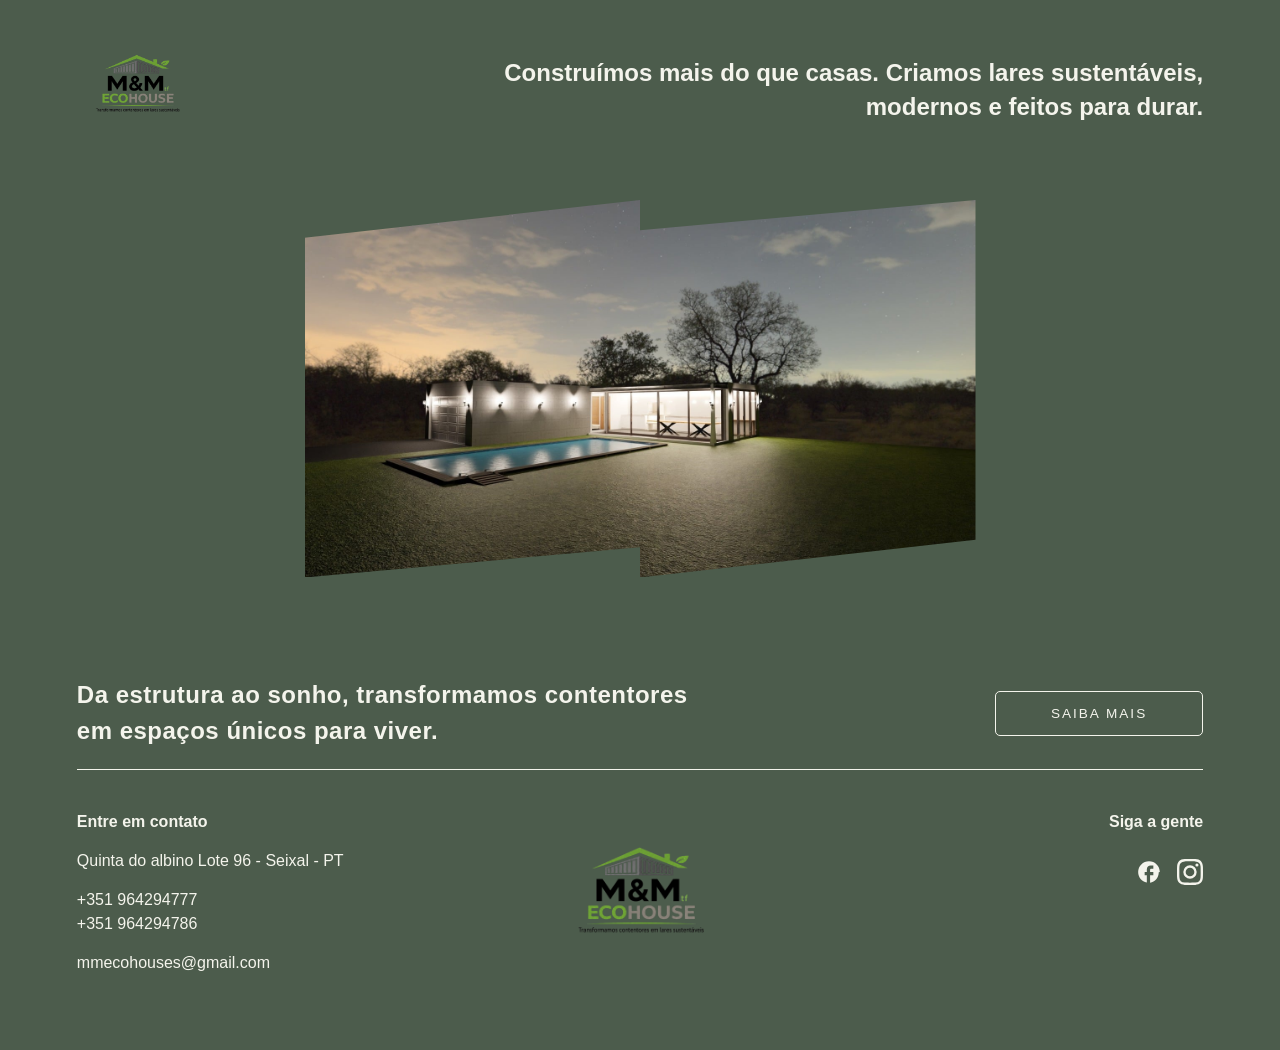
<file: index.html>
<!DOCTYPE html>
<html lang="pt-BR">
<head>
    <meta charset="UTF-8">
    <meta name="viewport" content="width=device-width, initial-scale=1.0">
    <title>MM Eco Houses</title>
    <link rel="stylesheet" href="style.css">
</head>
<body>

    <!-- MENU SUPERIOR COM SUBMENU CLICÁVEL -->
    <header class="navbar-topo">
        <div class="navbar-container">
            
            <!-- ÁREA DO LOGO + SUBMENU OBRIGATÓRIO -->
            <div class="logo-menu-wrapper">
                <!-- Caixa de controle invisível -->
                <input type="checkbox" id="controle-submenu" class="gatilho-checkbox">
                
                <!-- O label faz com que clicar na imagem ative a caixinha invisível -->
                <label for="controle-submenu" class="logo-click-area">
                    <img src="imagens/logo.png" alt="MMTF Eco Houses Logo" class="logo-img">
                </label>

                <!-- LISTA DO SUBMENU QUE ABRE E FECHA -->
                <ul class="submenu">
                    <li><a href="sobre.html">Sobre Nós</a></li>
                    <li><a href="portifolio.html">Portfólio</a></li>
                    <li><a href="depoimentos.html">Depoimentos</a></li>
                    <li><a href="contato.html">Entre em Contato</a></li>
                </ul>
            </div>

            <!-- TEXTO MANIFESTO (DIREITA) -->
            <div class="texto-manifesto">
                <p>Construímos mais do que casas. Criamos lares sustentáveis, modernos e feitos para durar.</p>
            </div>

        </div>
    </header>

     <!-- SEÇÃO DA IMAGEM PRINCIPAL (RETORNO AO CLÁSSICO FIXO) -->
    <section class="conteudo-principal">
        <div class="imagem-destaque-container">
            <img src="imagens/modelo2.jpg" alt="Modelo Sustentável MMTF" class="img-modelo">
        </div>
    </section>

      <!-- SEÇÃO CONCEITO: TEXTO + BOTÃO MOLDURA -->
    <section class="secao-frase">
        <div class="frase-container">
            <p class="frase-negrito">
                Da estrutura ao sonho, transformamos contentores em espaços únicos para viver.
            </p>
            <a href="sobre.html" class="btn-moldura">SAIBA MAIS</a>
        </div>
    </section>

<!-- RODAPÉ DO SITE -->
    <footer class="rodape-principal">
        <div class="rodape-container">
            
            <!-- COLUNA ESQUERDA: CONTATOS -->
            <div class="rodape-coluna esquerda">
                <p class="titulo-coluna">Entre em contato</p>
                <p>Quinta do albino Lote 96 - Seixal - PT</p>
                <p class="espaco-telefone">+351 964294777</p>
                <p>+351 964294786</p>
                <p class="espaco-email">mmecohouses@gmail.com</p>
            </div>

            <!-- COLUNA CENTRAL: LOGO -->
            <div class="rodape-coluna centro">
                <img src="imagens/logo.png" alt="MMTF Eco Houses" class="logo-rodape">
            </div>

            <!-- COLUNA DIREITA: REDES SOCIAIS -->
            <div class="rodape-coluna direita">
                <p class="titulo-coluna">Siga a gente</p>
                <div class="icones-redes">
                    <!-- Ícone Facebook (SVG Puro) -->
                    <a href="https://facebook.com" target="_blank" aria-label="Facebook">
                        <svg viewBox="0 0 24 24" class="svg-icone"><path d="M22 12c0-5.52-4.48-10-10-10S2 6.48 2 12c0 4.84 3.44 8.87 8 9.8V15H8v-3h2V9.5C10 7.57 11.57 6 13.5 6H16v3h-2c-.55 0-1 .45-1 1v2h3v3h-3v6.95c4.56-.93 8-4.96 8-9.8z"/></svg>
                    </a>
                    <!-- Ícone Instagram (SVG Puro) -->
                    <a href="https://instagram.com" target="_blank" aria-label="Instagram">
                        <svg viewBox="0 0 24 24" class="svg-icone"><path d="M12 2.163c3.204 0 3.584.012 4.85.07 3.252.148 4.771 1.691 4.919 4.919.058 1.265.069 1.645.069 4.849 0 3.205-.012 3.584-.069 4.849-.149 3.225-1.664 4.771-4.919 4.919-1.266.058-1.644.07-4.85.07-3.204 0-3.584-.012-4.849-.07-3.26-.149-4.771-1.699-4.919-4.92-.058-1.265-.07-1.644-.07-4.849 0-3.204.013-3.583.07-4.849.149-3.227 1.664-4.771 4.919-4.919 1.266-.057 1.645-.069 4.849-.069zM12 0C8.741 0 8.333.014 7.053.072 2.695.272.273 2.69.073 7.051.014 8.333 0 8.741 0 12c0 3.259.014 3.668.072 4.948.2 4.358 2.618 6.78 6.98 6.98 1.281.058 1.689.072 4.948.072 3.259 0 3.668-.014 4.948-.072 4.354-.2 6.782-2.618 6.979-6.98.059-1.28.073-1.689.073-4.948 0-3.259-.014-3.667-.072-4.947-.196-4.354-2.617-6.78-6.979-6.98C15.668.014 15.259 0 12 0zm0 5.838a6.162 6.162 0 1 0 0 12.324 6.162 6.162 0 0 0 0-12.324zM12 16a4 4 0 1 1 0-8 4 4 0 0 1 0 8zm6.406-11.845a1.44 1.44 0 1 0 0 2.881 1.44 1.44 0 0 0 0-2.881z"/></svg>
                    </a>
                </div>
            </div>

        </div>
    </footer>
</body>
</html>
</file>
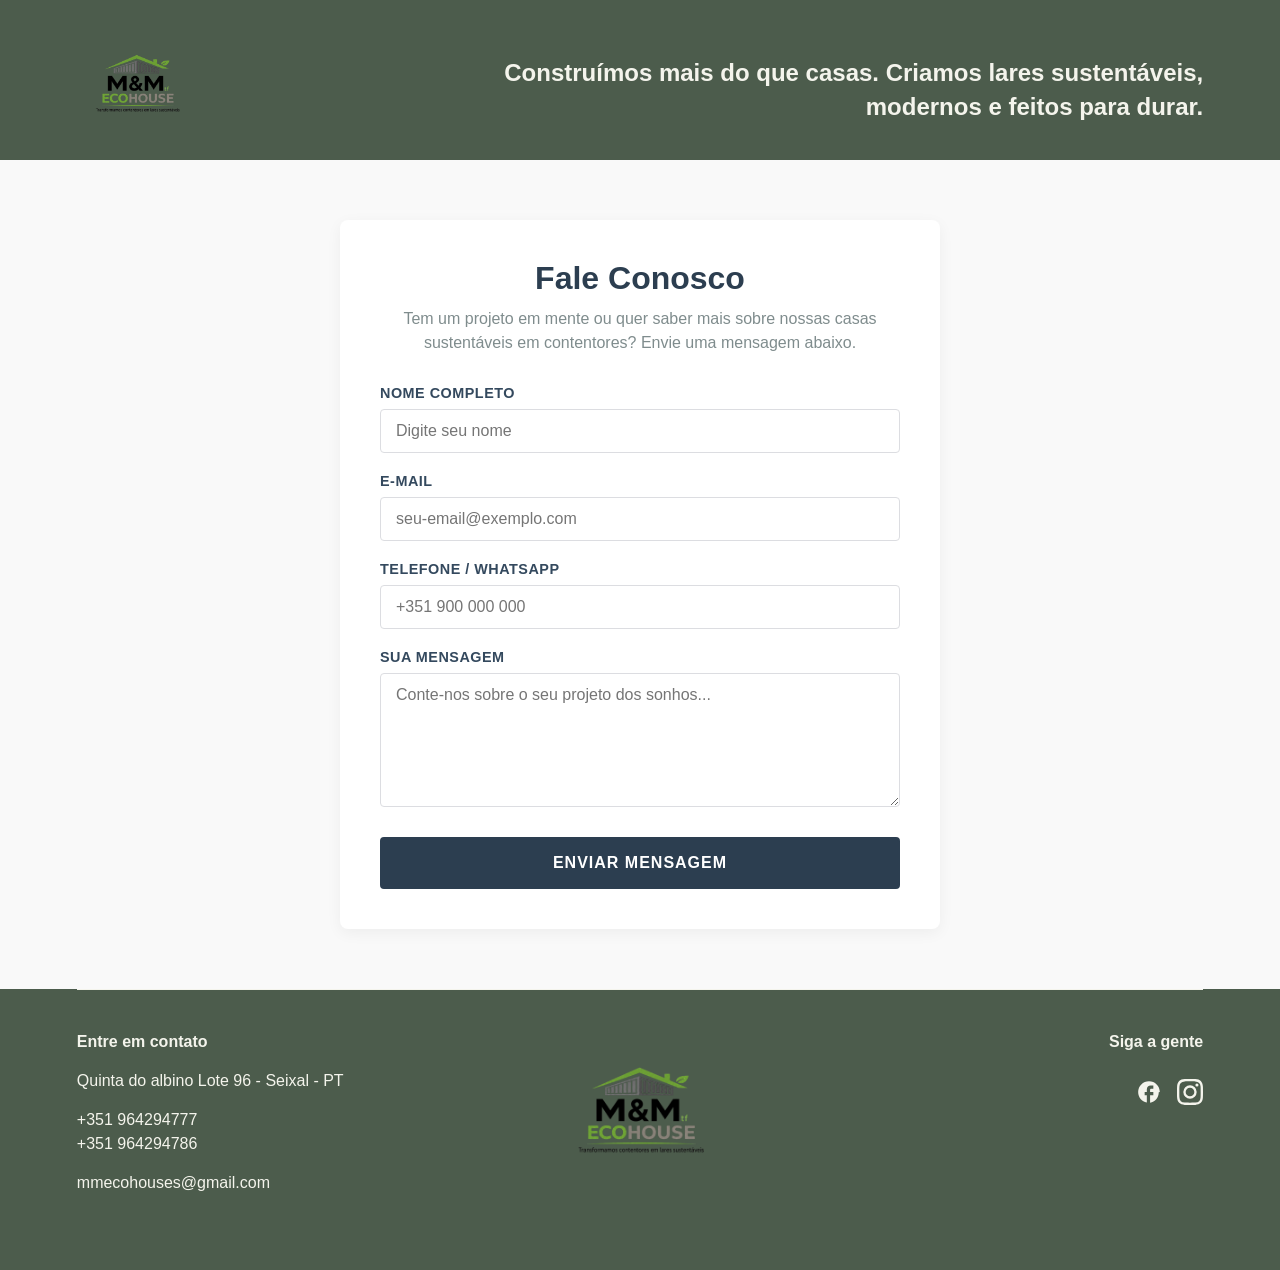
<file: contato.html>
<!DOCTYPE html>
<html lang="pt-BR">
<head>
    <meta charset="UTF-8">
    <meta name="viewport" content="width=device-width, initial-scale=1.0">
    <title>Contato - MM Eco Houses</title>
    <link rel="stylesheet" href="style.css">
</head>
<body>

    <!-- MENU SUPERIOR COM SUBMENU CLICÁVEL (IDENTICO À HOME) -->
    <header class="navbar-topo">
        <div class="navbar-container">
            
            <!-- ÁREA DO LOGO + SUBMENU OBRIGATÓRIO -->
            <div class="logo-menu-wrapper">
                <!-- Caixa de controle invisível -->
                <input type="checkbox" id="controle-submenu" class="gatilho-checkbox">
                
                <!-- O label faz com que clicar na imagem ative a caixinha invisível -->
                <label for="controle-submenu" class="logo-click-area">
                    <img src="imagens/logo.png" alt="MMTF Eco Houses Logo" class="logo-img">
                </label>

                <!-- LISTA DO SUBMENU (Atualizada para navegação) -->
                <ul class="submenu">
                    <li><a href="index.html">Página Principal</a></li>
                    <li><a href="sobre.html">Sobre Nós</a></li>
                    <li><a href="portifolio.html">Portfólio</a></li>
                    <li><a href="depoimentos.html">Depoimentos</a></li>
                </ul>
            </div>

            <!-- TEXTO MANIFESTO (DIREITA) -->
            <div class="texto-manifesto">
                <p>Construímos mais do que casas. Criamos lares sustentáveis, modernos e feitos para durar.</p>
            </div>

        </div>
    </header>

    <!-- SEÇÃO PRINCIPAL DA PÁGINA DE CONTATO -->
    <section class="conteudo-contato">
        <div class="contato-container">
            
            <div class="contato-introducao">
                <h1>Fale Conosco</h1>
                <p>Tem um projeto em mente ou quer saber mais sobre nossas casas sustentáveis em contentores? Envie uma mensagem abaixo.</p>
            </div>

            <!-- FORMULÁRIO DE CONTATO -->
            <form action="#" method="POST" class="formulario-contato">
                <div class="grupo-campo">
                    <label for="nome">Nome Completo</label>
                    <input type="text" id="nome" name="nome" placeholder="Digite seu nome" required>
                </div>

                <div class="grupo-campo">
                    <label for="email">E-mail</label>
                    <input type="email" id="email" name="email" placeholder="seu-email@exemplo.com" required>
                </div>

                <div class="grupo-campo">
                    <label for="telefone">Telefone / WhatsApp</label>
                    <input type="tel" id="telefone" name="telefone" placeholder="+351 900 000 000">
                </div>

                <div class="grupo-campo">
                    <label for="mensagem">Sua Mensagem</label>
                    <textarea id="mensagem" name="mensagem" rows="6" placeholder="Conte-nos sobre o seu projeto dos sonhos..." required></textarea>
                </div>

                <button type="submit" class="btn-enviar">ENVIAR MENSAGEM</button>
            </form>

        </div>
    </section>

    <!-- RODAPÉ DO SITE (IDENTICO À HOME) -->
    <footer class="rodape-principal">
        <div class="rodape-container">
            
            <!-- COLUNA ESQUERDA: CONTATOS -->
            <div class="rodape-coluna esquerda">
                <p class="titulo-coluna">Entre em contato</p>
                <p>Quinta do albino Lote 96 - Seixal - PT</p>
                <p class="espaco-telefone">+351 964294777</p>
                <p>+351 964294786</p>
                <p class="espaco-email">mmecohouses@gmail.com</p>
            </div>

            <!-- COLUNA CENTRAL: LOGO -->
            <div class="rodape-coluna centro">
                <img src="imagens/logo.png" alt="MMTF Eco Houses" class="logo-rodape">
            </div>

            <!-- COLUNA DIREITA: REDES SOCIAIS -->
            <div class="rodape-coluna direita">
                <p class="titulo-coluna">Siga a gente</p>
                <div class="icones-redes">
                    <!-- Ícone Facebook (SVG Puro) -->
                    <a href="https://facebook.com" target="_blank" aria-label="Facebook">
                        <svg viewBox="0 0 24 24" class="svg-icone"><path d="M22 12c0-5.52-4.48-10-10-10S2 6.48 2 12c0 4.84 3.44 8.87 8 9.8V15H8v-3h2V9.5C10 7.57 11.57 6 13.5 6H16v3h-2c-.55 0-1 .45-1 1v2h3v3h-3v6.95c4.56-.93 8-4.96 8-9.8z"/></svg>
                    </a>
                    <!-- Ícone Instagram (SVG Puro) -->
                    <a href="https://instagram.com" target="_blank" aria-label="Instagram">
                        <svg viewBox="0 0 24 24" class="svg-icone"><path d="M12 2.163c3.204 0 3.584.012 4.85.07 3.252.148 4.771 1.691 4.919 4.919.058 1.265.069 1.645.069 4.849 0 3.205-.012 3.584-.069 4.849-.149 3.225-1.664 4.771-4.919 4.919-1.266.058-1.644.07-4.85.07-3.204 0-3.584-.012-4.849-.07-3.26-.149-4.771-1.699-4.919-4.92-.058-1.265-.07-1.644-.07-4.849 0-3.204.013-3.583.07-4.849.149-3.227 1.664-4.771 4.919-4.919 1.266-.057 1.645-.069 4.849-.069zM12 0C8.741 0 8.333.014 7.053.072 2.695.272.273 2.69.073 7.051.014 8.333 0 8.741 0 12c0 3.259.014 3.668.072 4.948.2 4.358 2.618 6.78 6.98 6.98 1.281.058 1.689.072 4.948.072 3.259 0 3.668-.014 4.948-.072 4.354-.2 6.782-2.618 6.979-6.98.059-1.28.073-1.689.073-4.948 0-3.259-.014-3.667-.072-4.947-.196-4.354-2.617-6.78-6.979-6.98C15.668.014 15.259 0 12 0zm0 5.838a6.162 6.162 0 1 0 0 12.324 6.162 6.162 0 0 0 0-12.324zM12 16a4 4 0 1 1 0-8 4 4 0 0 1 0 8zm6.406-11.845a1.44 1.44 0 1 0 0 2.881 1.44 1.44 0 0 0 0-2.881z"/></svg>
                    </a>
                </div>
            </div>

        </div>
    </footer>
</body>
</html>
</file>
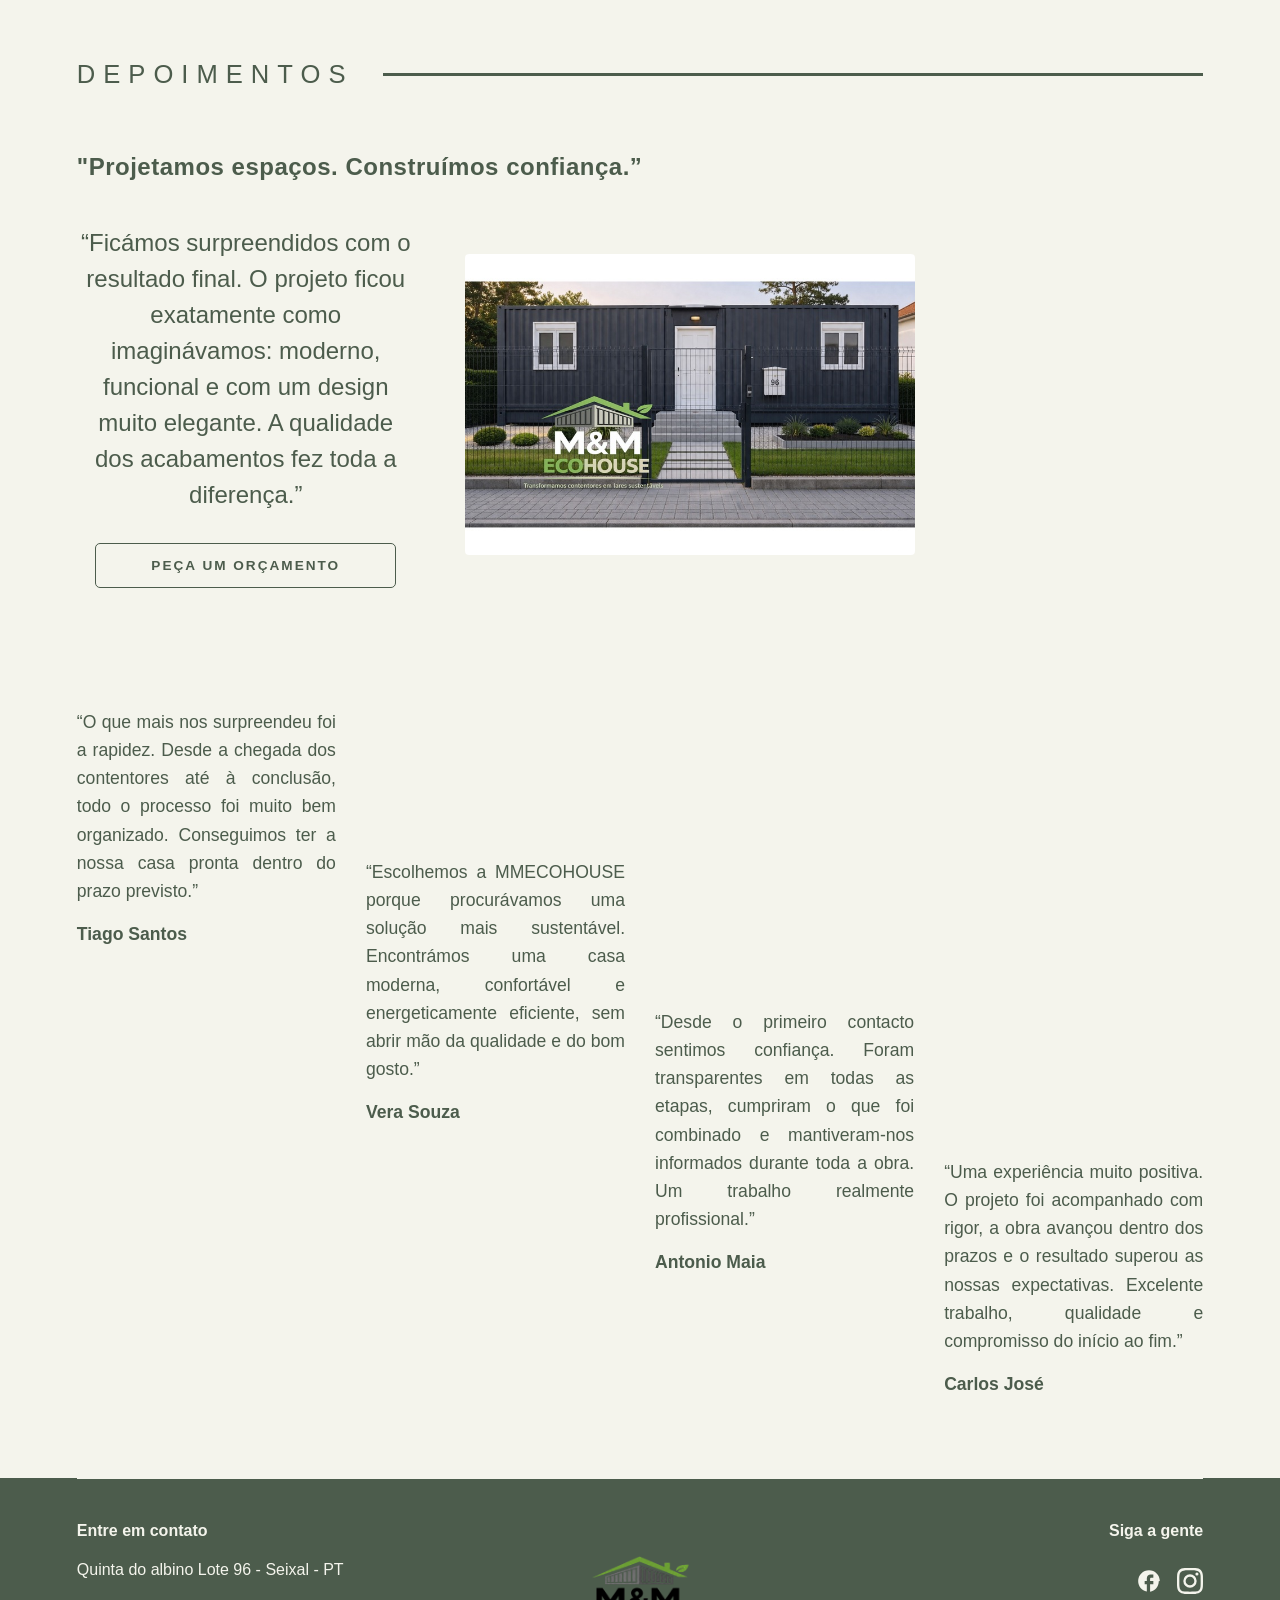
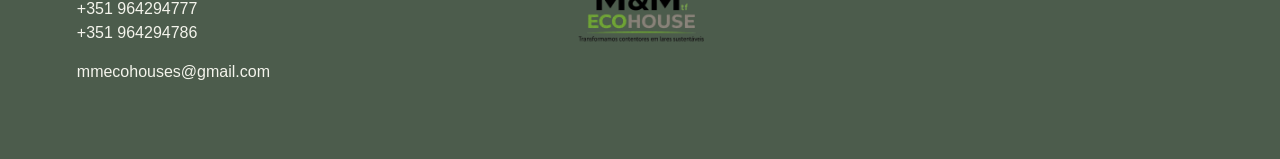
<file: depoimentos.html>
<!DOCTYPE html>
<html lang="pt-BR">
<head>
    <meta charset="UTF-8">
    <meta name="viewport" content="width=device-width, initial-scale=1.0">
    <title>Depoimentos - MMTF Eco Houses</title>
    <link rel="stylesheet" href="style.css">
</head>
<body class="pagina-depoimentos">

    <!-- SEÇÃO DO TÍTULO COM O TRAÇO LADO A LADO -->
    <header class="secao-titulo-sobre">
        <div class="sobre-header-container">
            <!-- Título em Caixa Alta (Verde) -->
            <h1 class="titulo-sobre">DEPOIMENTOS</h1>
            <!-- O traço verde que vai se esticar para a direita -->
            <div class="linha-decorativa-sobre"></div>
        </div>
    </header>

    <!-- LINHA 1: TÍTULO DESTAQUE DE DEPOIMENTOS (FECHADO CORRETAMENTE) -->
    <section class="secao-texto-depoimentos">
        <div class="depoimentos-texto-container">
            <!-- Título em Negrito Verde -->
            <p class="titulo-destaque-depoimentos">
                "Projetamos espaços. Construímos confiança.”
            </p>
        </div>
    </section> <!-- 🌟 A tag fecha aqui, isolando o título na sua própria linha -->


    <!-- LINHA 2: RELATO DO CLIENTE (TEXTO NA ESQUERDA + IMAGEM NA DIREITA) -->
    <section class="secao-relato-cliente">
        <div class="relato-container">
            
            <!-- COLUNA 1: TEXTO DO DEPOIMENTO (ESQUERDA) -->
            <div class="coluna-relato-texto">
                <p class="texto-depoimento-cliente">
                    “Ficámos surpreendidos com o resultado final. O projeto ficou exatamente como imaginávamos: moderno, funcional e com um design muito elegante. A qualidade dos acabamentos fez toda a diferença.”
                </p>

            <a href="contato.html" class="btn-depoimento-verde">PEÇA UM ORÇAMENTO</a>

            </div>

            <!-- COLUNA 2: IMAGEM DA CASA PRONTA (DIREITA) -->
            <div class="coluna-relato-imagem">
                <img src="imagens/depoimento.jpg" alt="Casa M&M EcoHouse Finalizada" class="img-vantagem">
            </div>

        </div>
    </section>
    <!-- SEÇÃO: 4 COLUNAS DE TEXTO (ABAIXO DO DEPOIMENTO) -->
    <section class="secao-quatro-colunas">
        <div class="quatro-colunas-container">
            
            <!-- COLUNA 1 -->
            <div class="coluna-bloco">
                <p>“O que mais nos surpreendeu foi a rapidez. Desde a chegada dos contentores até à conclusão, todo o processo foi muito bem organizado. Conseguimos ter a nossa casa pronta dentro do prazo previsto.”</p>
		<p class="nome-autor-depoimento"> Tiago Santos </p>
            </div>

            <!-- COLUNA 2 -->
            <div class="coluna-bloco">
                <p>“Escolhemos a MMECOHOUSE porque procurávamos uma solução mais sustentável. Encontrámos uma casa moderna, confortável e energeticamente eficiente, sem abrir mão da qualidade e do bom gosto.”</p>
		<p class="nome-autor-depoimento"> Vera Souza </p>
            </div>

            <!-- COLUNA 3 -->
            <div class="coluna-bloco">
                <p>“Desde o primeiro contacto sentimos confiança. Foram transparentes em todas as etapas, cumpriram o que foi combinado e mantiveram-nos informados durante toda a obra. Um trabalho realmente profissional.”</p>
		<p class="nome-autor-depoimento">Antonio Maia</p>
            </div>

            <!-- COLUNA 4 -->
            <div class="coluna-bloco">
                <p>“Uma experiência muito positiva. O projeto foi acompanhado com rigor, a obra avançou dentro dos prazos e o resultado superou as nossas expectativas. Excelente trabalho, qualidade e compromisso do início ao fim.”</p>
		<p class="nome-autor-depoimento">Carlos José</p>
            </div>

        </div>
    </section>


    <!-- RODAPÉ DO SITE (IDÊNTICO AO DO PORTFÓLIO COM LINK DE RETORNO NO LOGO) -->
    <footer class="rodape-principal">
        <div class="rodape-container">
            
            <!-- COLUNA ESQUERDA: CONTATOS -->
            <div class="rodape-coluna esquerda">
                <p class="titulo-coluna">Entre em contato</p>
                <p>Quinta do albino Lote 96 - Seixal - PT</p>
                <p class="espaco-telefone">+351 964294777</p>
                <p>+351 964294786</p>
                <p class="espaco-email">mmecohouses@gmail.com</p>
            </div>

            <!-- COLUNA CENTRAL: LOGO COM LINK DE RETORNO -->
            <div class="rodape-coluna centro">
                <a href="index.html" class="link-logo-retorno">
                    <img src="imagens/logo.png" alt="MMTF Eco Houses" class="logo-rodape">
                </a>
            </div>

            <!-- COLUNA DIREITA: REDES SOCIAIS -->
            <div class="rodape-coluna direita">
                <p class="titulo-coluna">Siga a gente</p>
                <div class="icones-redes">
                    <!-- Ícone Facebook (SVG Puro) -->
                    <a href="https://facebook.com" target="_blank" aria-label="Facebook">
                        <svg viewBox="0 0 24 24" class="svg-icone"><path d="M22 12c0-5.52-4.48-10-10-10S2 6.48 2 12c0 4.84 3.44 8.87 8 9.8V15H8v-3h2V9.5C10 7.57 11.57 6 13.5 6H16v3h-2c-.55 0-1 .45-1 1v2h3v3h-3v6.95c4.56-.93 8-4.96 8-9.8z"/></svg>
                    </a>
                    <!-- Ícone Instagram (SVG Puro) -->
                    <a href="https://instagram.com" target="_blank" aria-label="Instagram">
                        <svg viewBox="0 0 24 24" class="svg-icone"><path d="M12 2.163c3.204 0 3.584.012 4.85.07 3.252.148 4.771 1.691 4.919 4.919.058 1.265.069 1.645.069 4.849 0 3.205-.012 3.584-.069 4.849-.149 3.225-1.664 4.771-4.919 4.919-1.266.058-1.644.07-4.85.07-3.204 0-3.584-.012-4.849-.07-3.26-.149-4.771-1.699-4.919-4.92-.058-1.265-.07-1.644-.07-4.849 0-3.204.013-3.583.07-4.849.149-3.227 1.664-4.771 4.919-4.919 1.266-.057 1.645-.069 4.849-.069zM12 0C8.741 0 8.333.014 7.053.072 2.695.272.273 2.69.073 7.051.014 8.333 0 8.741 0 12c0 3.259.014 3.668.072 4.948.2 4.358 2.618 6.78 6.98 6.98 1.281.058 1.689.072 4.948.072 3.259 0 3.668-.014 4.948-.072 4.354-.2 6.782-2.618 6.979-6.98.059-1.28.073-1.689.073-4.948 0-3.259-.014-3.667-.072-4.947-.196-4.354-2.617-6.78-6.979-6.98C15.668.014 15.259 0 12 0zm0 5.838a6.162 6.162 0 1 0 0 12.324 6.162 6.162 0 0 0 0-12.324zM12 16a4 4 0 1 1 0-8 4 4 0 0 1 0 8zm6.406-11.845a1.44 1.44 0 1 0 0 2.881 1.44 1.44 0 0 0 0-2.881z"/></svg>
                    </a>
                </div>
            </div>

        </div>
    </footer>


<script>
    document.querySelectorAll('.img-vantagem').forEach(imagem => {
        imagem.addEventListener('click', function(fator) {
            // Evita que o clique feche imediatamente se disparar outros eventos
            fator.stopPropagation(); 
            
            // Se você quiser que APENAS UMA imagem abra por vez, desative a linha abaixo:
            // document.querySelectorAll('.img-vantagem').forEach(img => img.classList.remove('active'));

            // Alterna a classe (adiciona se não tiver, remove se tiver)
            this.classList.toggle('active');
        });
    });

    // Fecha a imagem se o usuário clicar em qualquer outro lugar da tela
    document.addEventListener('click', function() {
        document.querySelectorAll('.img-vantagem').forEach(img => {
            img.classList.remove('active');
        });
    });
</script>





</body>
</html>
</file>
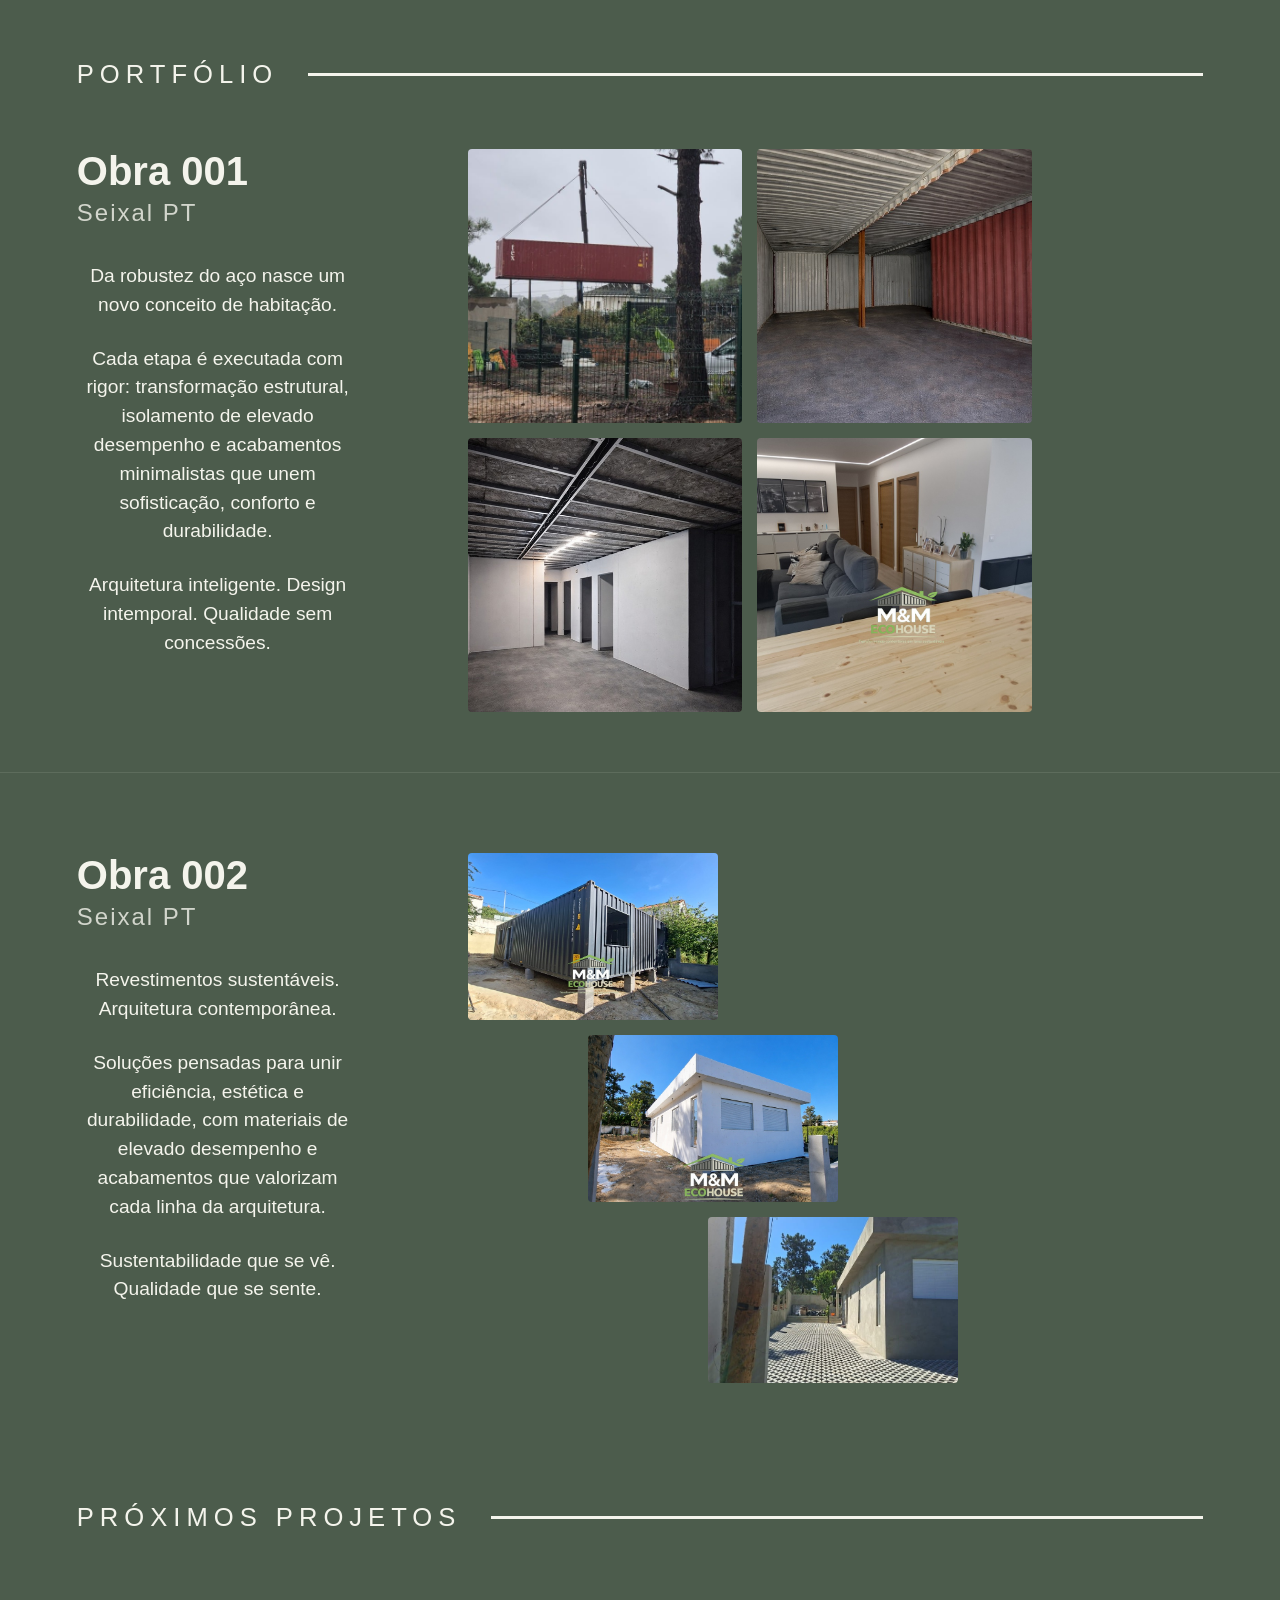
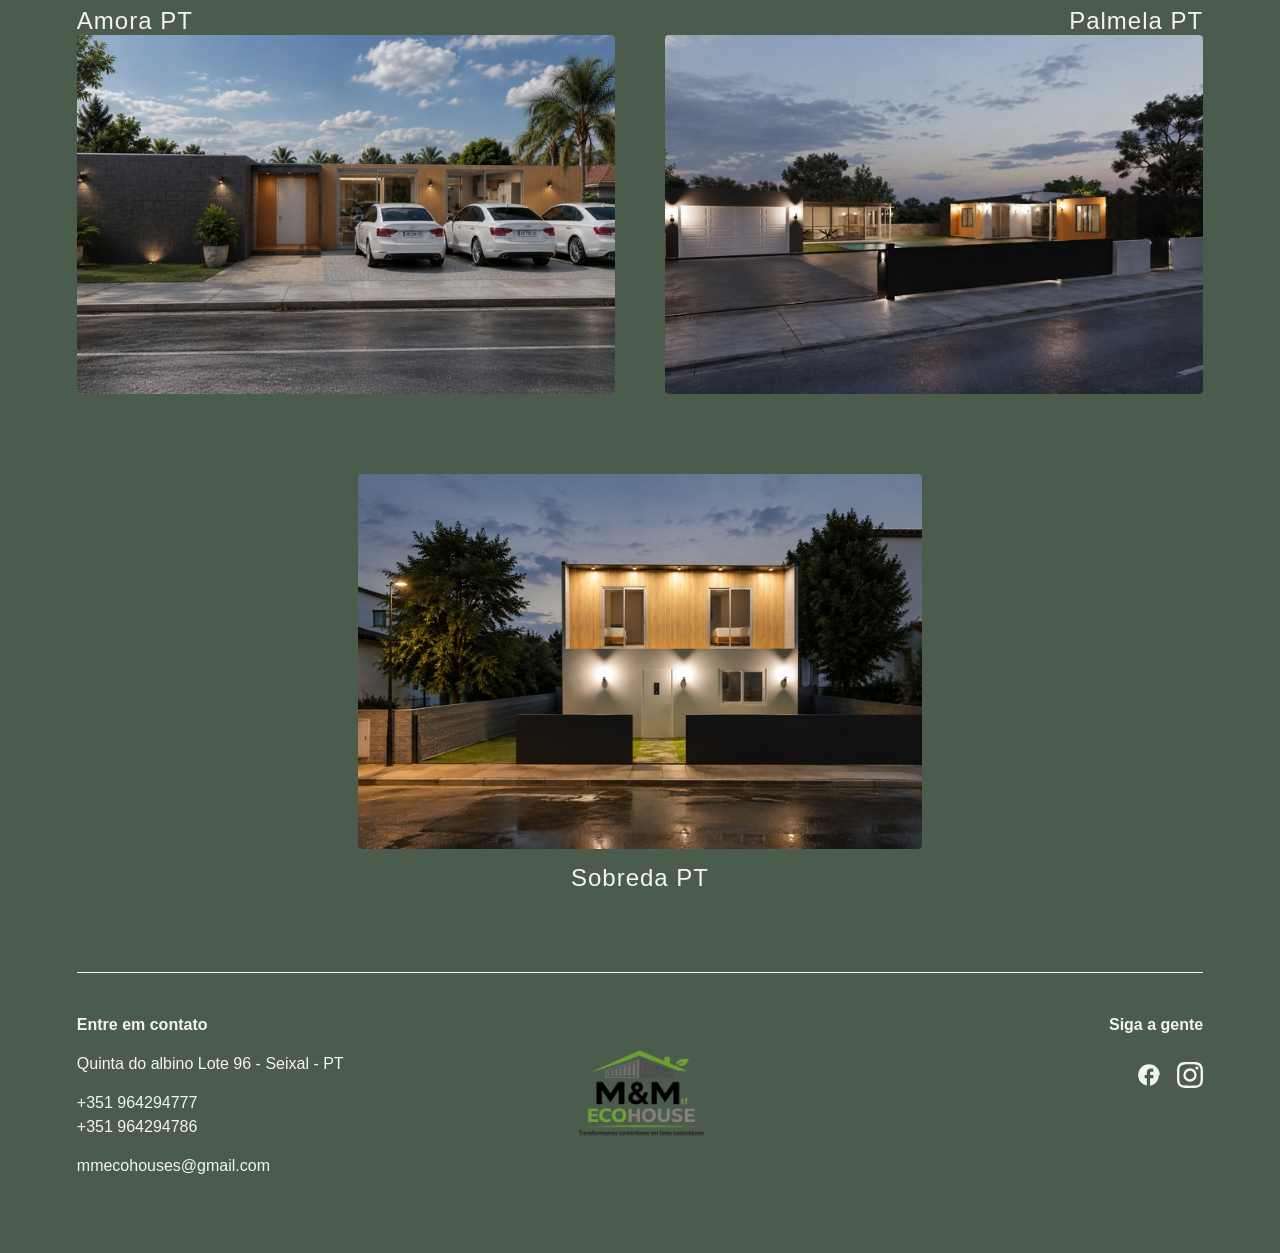
<file: portifolio.html>
<!DOCTYPE html>
<html lang="pt-BR">
<head>
    <meta charset="UTF-8">
    <meta name="viewport" content="width=device-width, initial-scale=1.0">
    <title>Portfólio - MMTF Eco Houses</title>
    <link rel="stylesheet" href="style.css">
</head>
<body class="pagina-portifolio">

    <!-- SEÇÃO DO TÍTULO COM O TRAÇO LADO A LADO -->
    <header class="secao-titulo-portifolio">
        <div class="portifolio-header-container">
            <!-- Título em Caixa Alta -->
            <h1 class="titulo-portifolio">PORTFÓLIO</h1>
            <!-- O traço que vai se esticar para a direita -->
            <div class="linha-decorativa-portifolio"></div>
        </div>
    </header>

    <!-- 📦 CONTEÚDO PRINCIPAL (MAIN) -->
    <main>

        <!-- SEÇÃO DA OBRA 001: TEXTO (ESQUERDA) + MOSAICO 2X2 (DIREITA) -->
        <section class="secao-projeto">
            <div class="projeto-container">
                
                <!-- COLUNA 1: TEXTOS DO PROJETO (ESQUERDA) -->
                <div class="projeto-coluna-texto">
                    <h2 class="projeto-titulo-obra">Obra 001</h2>
                    <span class="projeto-localizacao">Seixal PT</span>
                    
                    <p class="projeto-descricao">
                        Da robustez do aço nasce um novo conceito de habitação.
                    </p>
                    
                    <p class="projeto-descricao espaco-paragrafo-projeto">
                        Cada etapa é executada com rigor: transformação estrutural, isolamento de elevado desempenho e acabamentos minimalistas que unem sofisticação, conforto e durabilidade.
                    </p>
                    
                    <p class="projeto-descricao espaco-paragrafo-projeto">
                        Arquitetura inteligente. Design intemporal. Qualidade sem concessões.
                    </p>
                </div>

                <!-- COLUNA 2: MOSAICO 2X2 DE IMAGENS (DIREITA) -->
                <div class="projeto-coluna-mosaico">
                    <div class="grid-mosaico-2x2">
                        <img src="imagens/container.jpg" alt="chega container" class="img-vantagem">
                        <img src="imagens/interno-inicio.jpg" alt="Detalhe Estrutural" class="img-vantagem">
                        <img src="imagens/interno-parede.jpg" alt="Interior com pladur" class="img-vantagem">
                        <img src="imagens/interno-pronto.jpg" alt="Acabamento Sustentável" class="img-vantagem">
                    </div>
                </div>

            </div>
        </section> <!-- 🌟 Fechamento correto da Obra 001 aqui -->

        <!-- SEÇÃO DA OBRA 002: TEXTO (ESQUERDA) + 3 IMAGENS EMPILHADAS (DIREITA) -->
        <section class="secao-projeto obra-dois">
            <div class="projeto-container">
                
                <!-- COLUNA 1: TEXTOS DA OBRA 002 (ESQUERDA) -->
                <div class="projeto-coluna-texto">
                    <h2 class="projeto-titulo-obra">Obra 002</h2>
                    <span class="projeto-localizacao">Seixal PT</span>
                    
                    <p class="projeto-descricao">
                        Revestimentos sustentáveis. Arquitetura contemporânea.
                    </p>
                    
                    <p class="projeto-descricao espaco-paragrafo-projeto">
                        Soluções pensadas para unir eficiência, estética e durabilidade, com materiais de elevado desempenho e acabamentos que valorizam cada linha da arquitetura.
                    </p>
                    
                    <p class="projeto-descricao espaco-paragrafo-projeto">
                        Sustentabilidade que se vê. Qualidade que se sente.
                    </p>
                </div>

                <!-- COLUNA 2: 3 IMAGENS UMA EM CIMA DA OUTRA (DIREITA) -->
                <div class="projeto-coluna-mosaico">
                    <div class="coluna-imagens-verticais">
                        <!-- Lembre-se de alterar para os nomes reais das suas fotos quando salvá-las -->
                        <img src="imagens/obra-inicio.jpg" alt="Obra 002 - Detalhe 1" class="img-vantagem">
                        <img src="imagens/obra-meio.jpg" alt="Obra 002 - Detalhe 2" class="img-vantagem">
                        <img src="imagens/obra-fim.jpg" alt="Obra 002 - Detalhe 3" class="img-vantagem">
                    </div>
                </div>

            </div>
        </section>

            <!-- SEÇÃO DO NOVO TÍTULO COM O TRAÇO LADO A LADO -->
    <section class="secao-titulo-portifolio">
    	    <div class="portifolio-header-container">
            
            <!-- Novo Título em Caixa Alta (Bege) -->
            <h1 class="titulo-portifolio">PRÓXIMOS PROJETOS</h1>
            
            <!-- O traço bege que vai se esticar para a direita -->
            <div class="linha-decorativa-portifolio"></div>
            
        </div>
    </section>

    <!-- SEÇÃO: PRÓXIMOS PROJETOS (2 COLUNAS DE IMAGENS COM TÍTULOS) -->
    <section class="secao-proximos-projetos">
        <div class="proximos-container">
            
            <!-- COLUNA 1: AMORA PT (ESQUERDA) -->
            <div class="coluna-proximo-projeto esquerda">
		<h3 class="titulo-proximo">Amora PT</h3>
                <!-- Substitua pelo nome real da imagem na sua pasta, ex: amora.jpg -->
                <img src="imagens/amora.jpg" alt="Próximo Projeto - Amora PT" class="img-vantagem">
                
            </div>

            <!-- COLUNA 2: PALMELA PT (DIREITA) -->
            <div class="coluna-proximo-projeto direita">
                <h3 class="titulo-proximo">Palmela PT</h3>
                <!-- Substitua pelo nome real da imagem na sua pasta, ex: palmela.jpg -->
                <img src="imagens/palmela.jpg" alt="Próximo Projeto - Palmela PT" class="img-vantagem">

            </div>

        </div>
    </section>

<!-- SEÇÃO: PRÓXIMO PROJETO CENTRALIZADO (SOBREDA PT) -->
    <section class="secao-projeto-central">
        <div class="projeto-central-container">
            
            <div class="coluna-projeto-central">
                <!-- Substitua pelo nome real da imagem na sua pasta, ex: sobreda.jpg -->
                <img src="imagens/sobreda.jpg" alt="Próximo Projeto - Sobreda PT" class="img-vantagem">
                <h3 class="titulo-projeto-central">Sobreda PT</h3>
            </div>

        </div>
    </section>

    <!-- RODAPÉ DO SITE (IDÊNTICO AO DA INDEX COM LINK DE RETORNO NO LOGO) -->
    <footer class="rodape-principal">
        <div class="rodape-container">
            
            <!-- COLUNA ESQUERDA: CONTATOS -->
            <div class="rodape-coluna esquerda">
                <p class="titulo-coluna">Entre em contato</p>
                <p>Quinta do albino Lote 96 - Seixal - PT</p>
                <p class="espaco-telefone">+351 964294777</p>
                <p>+351 964294786</p>
                <p class="espaco-email">mmecohouses@gmail.com</p>
            </div>

            <!-- COLUNA CENTRAL: LOGO COM LINK DE RETORNO -->
            <div class="rodape-coluna centro">
                <a href="index.html" class="link-logo-retorno">
                    <img src="imagens/logo.png" alt="MMTF Eco Houses" class="logo-rodape">
                </a>
            </div>

            <!-- COLUNA DIREITA: REDES SOCIAIS -->
            <div class="rodape-coluna direita">
                <p class="titulo-coluna">Siga a gente</p>
                <div class="icones-redes">
                    <!-- Ícone Facebook (SVG Puro) -->
                    <a href="https://facebook.com" target="_blank" aria-label="Facebook">
                        <svg viewBox="0 0 24 24" class="svg-icone"><path d="M22 12c0-5.52-4.48-10-10-10S2 6.48 2 12c0 4.84 3.44 8.87 8 9.8V15H8v-3h2V9.5C10 7.57 11.57 6 13.5 6H16v3h-2c-.55 0-1 .45-1 1v2h3v3h-3v6.95c4.56-.93 8-4.96 8-9.8z"/></svg>
                    </a>
                    <!-- Ícone Instagram (SVG Puro) -->
                    <a href="https://instagram.com" target="_blank" aria-label="Instagram">
                        <svg viewBox="0 0 24 24" class="svg-icone"><path d="M12 2.163c3.204 0 3.584.012 4.85.07 3.252.148 4.771 1.691 4.919 4.919.058 1.265.069 1.645.069 4.849 0 3.205-.012 3.584-.069 4.849-.149 3.225-1.664 4.771-4.919 4.919-1.266.058-1.644.07-4.85.07-3.204 0-3.584-.012-4.849-.07-3.26-.149-4.771-1.699-4.919-4.92-.058-1.265-.07-1.644-.07-4.849 0-3.204.013-3.583.07-4.849.149-3.227 1.664-4.771 4.919-4.919 1.266-.057 1.645-.069 4.849-.069zM12 0C8.741 0 8.333.014 7.053.072 2.695.272.273 2.69.073 7.051.014 8.333 0 8.741 0 12c0 3.259.014 3.668.072 4.948.2 4.358 2.618 6.78 6.98 6.98 1.281.058 1.689.072 4.948.072 3.259 0 3.668-.014 4.948-.072 4.354-.2 6.782-2.618 6.979-6.98.059-1.28.073-1.689.073-4.948 0-3.259-.014-3.667-.072-4.947-.196-4.354-2.617-6.78-6.979-6.98C15.668.014 15.259 0 12 0zm0 5.838a6.162 6.162 0 1 0 0 12.324 6.162 6.162 0 0 0 0-12.324zM12 16a4 4 0 1 1 0-8 4 4 0 0 1 0 8zm6.406-11.845a1.44 1.44 0 1 0 0 2.881 1.44 1.44 0 0 0 0-2.881z"/></svg>
                    </a>
                </div>
            </div>

        </div>
    </footer>




    </main>

<script>
    document.querySelectorAll('.img-vantagem').forEach(imagem => {
        imagem.addEventListener('click', function(fator) {
            // Evita que o clique feche imediatamente se disparar outros eventos
            fator.stopPropagation(); 
            
            // Se você quiser que APENAS UMA imagem abra por vez, desative a linha abaixo:
            // document.querySelectorAll('.img-vantagem').forEach(img => img.classList.remove('active'));

            // Alterna a classe (adiciona se não tiver, remove se tiver)
            this.classList.toggle('active');
        });
    });

    // Fecha a imagem se o usuário clicar em qualquer outro lugar da tela
    document.addEventListener('click', function() {
        document.querySelectorAll('.img-vantagem').forEach(img => {
            img.classList.remove('active');
        });
    });
</script>









</body>
</html>
</file>
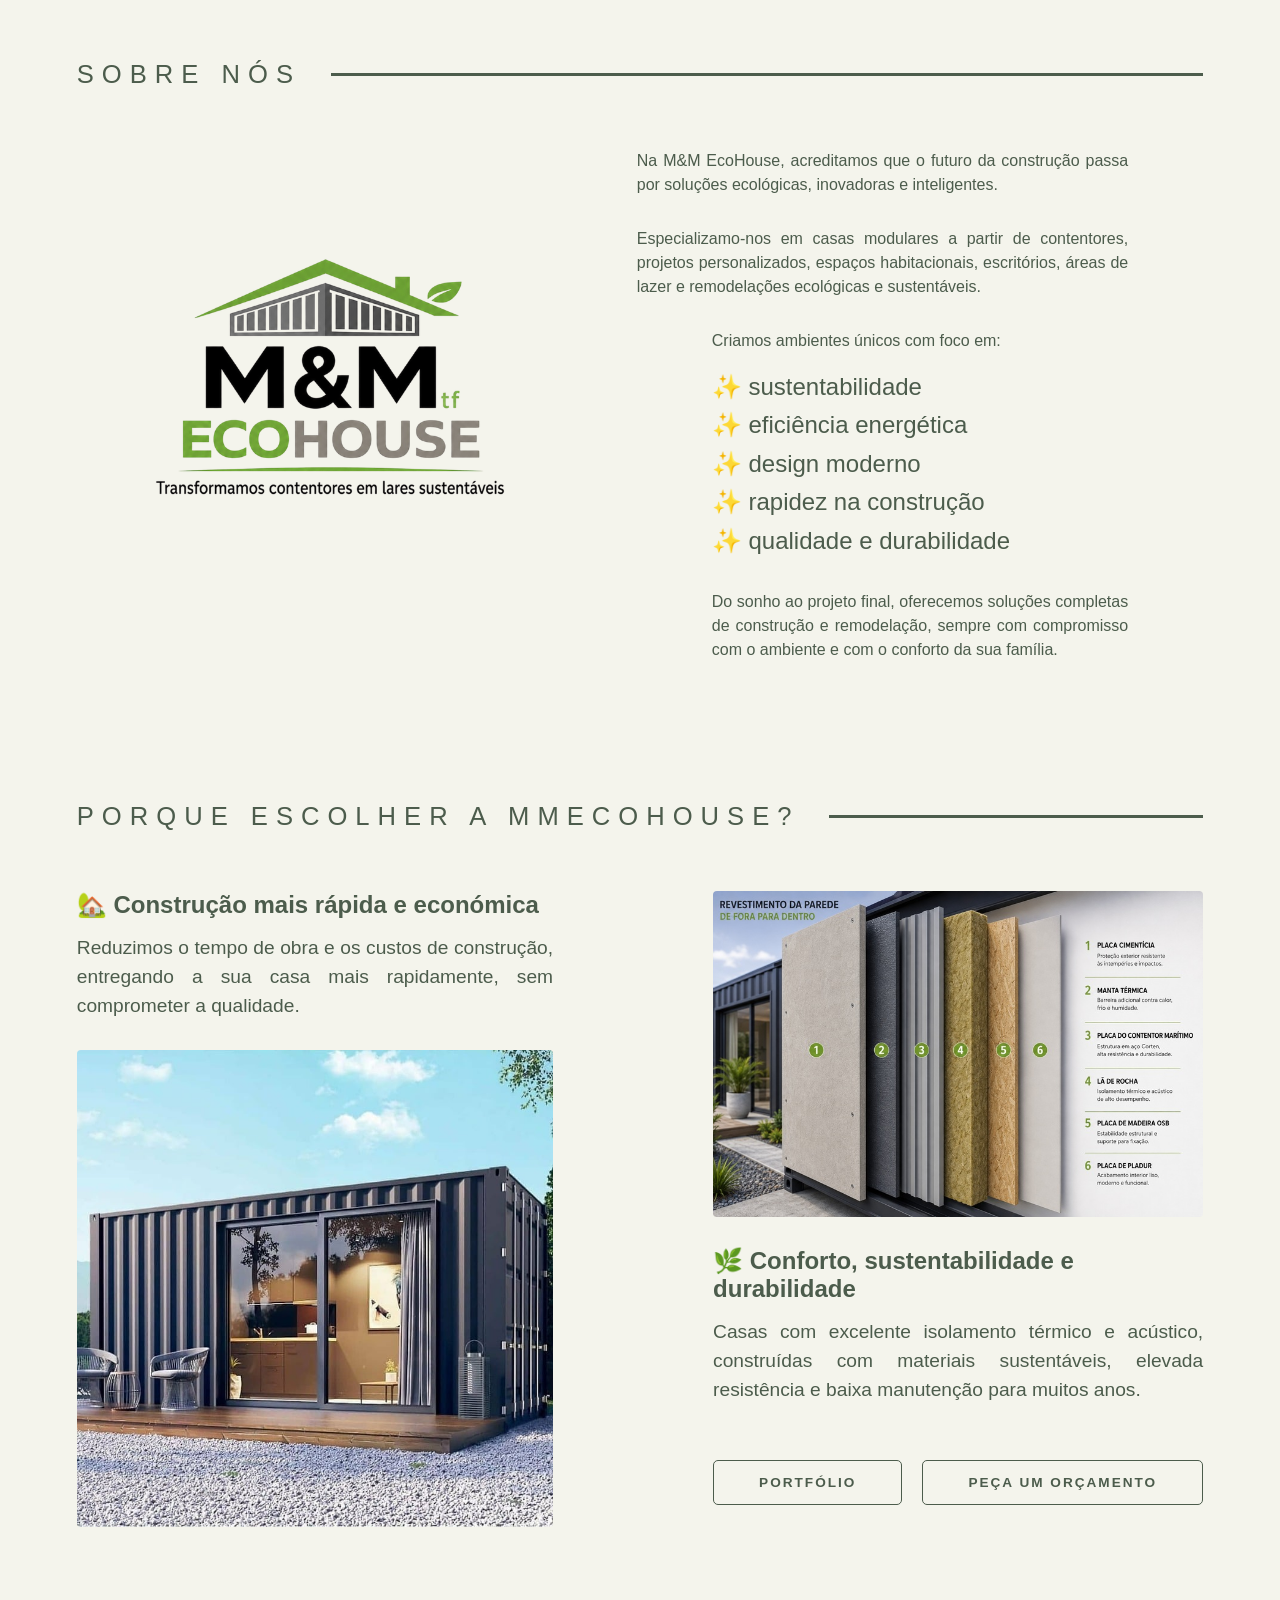
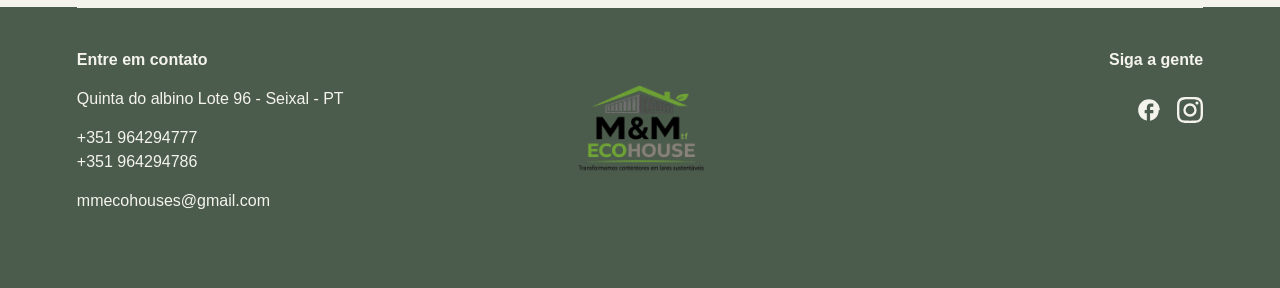
<file: sobre.html>
<!DOCTYPE html>
<html lang="pt-BR">
<head>
    <meta charset="UTF-8">
    <meta name="viewport" content="width=device-width, initial-scale=1.0">
    <title>Sobre Nós - MMTF Eco Houses</title>
    <link rel="stylesheet" href="style.css">
</head>
<body class="pagina-sobre">

    <!-- SEÇÃO DO TÍTULO COM O TRAÇO LADO A LADO -->
    <header class="secao-titulo-sobre">
        <div class="sobre-header-container">
            <h1 class="titulo-sobre">SOBRE NÓS</h1>
            <div class="linha-decorativa-sobre"></div>
        </div>
    </header>

    <!-- NOVA SEÇÃO: LOGO (ESQUERDA) + MANIFESTO (DIREITA) -->
    <main class="secao-conteudo-sobre">
        <div class="sobre-conteudo-container">
            
            <!-- LOGO NA ESQUERDA -->
            <div class="sobre-logo-box">
		<a href="index.html" class="link-logo-retorno">
                <img src="imagens/logo.png" alt="M&M EcoHouse Logo" class="logo-sobre-img">
		</a>
            </div>
            
            <!-- TEXTO EXPLICATIVO NA DIREITA -->
            <div class="sobre-texto-box">
                <p class="texto-sobre-manifesto">
                    Na M&M EcoHouse, acreditamos que o futuro da construção passa por soluções ecológicas, inovadoras e inteligentes.
                </p>
                <p class="texto-sobre-manifesto espaco-paragrafo">
                    Especializamo-nos em casas modulares a partir de contentores, projetos personalizados, espaços habitacionais, escritórios, áreas de lazer e remodelações ecológicas e sustentáveis.
                </p>
			<div class="bloco-recuado-sobre">
	                <p class="texto-sobre-manifesto espaco-paragrafo">
        	            Criamos ambientes únicos com foco em:
	                </p>
                
	                <ul class="lista-focos-sobre">
                    <li>✨ sustentabilidade</li>
                    <li>✨ eficiência energética</li>
                    <li>✨ design moderno</li>
                    <li>✨ rapidez na construção</li>
                    <li>✨ qualidade e durabilidade</li>
	                </ul>

                <p class="texto-sobre-manifesto espaco-paragrafo">
                    Do sonho ao projeto final, oferecemos soluções completas de construção e remodelação, sempre com compromisso com o ambiente e com o conforto da sua família.
                </p>
		</div>
            </div>

        </div>
    </main>

		<!-- SEÇÃO DO NOVO TÍTULO COM O TRAÇO LADO A LADO -->

    <section class="secao-titulo-sobre">
        <div class="sobre-header-container">
            
            <!-- Novo Título em Caixa Alta -->
            <h1 class="titulo-sobre">PORQUE ESCOLHER A MMECOHOUSE?</h1>
            
            <!-- O traço que vai se esticar para a direita -->
            <div class="linha-decorativa-sobre"></div>
            
        </div>
    </section>
    <!-- SEÇÃO DE VANTAGENS: TEXTO E IMAGEM EM 2 COLUNAS -->
    <section class="secao-vantagens">
        <div class="vantagens-container">
            
            <!-- COLUNA 1: SEU TEXTO -->
            <div class="coluna-vantagem texto">
                <p class="titulo-vantagem">🏡 Construção mais rápida e económica</p>
                <p class="descricao-vantagem">
                    Reduzimos o tempo de obra e os custos de construção, entregando a sua casa mais rapidamente, sem comprometer a qualidade.
                </p>
                <img src="imagens/modela.jpg" alt="Obra Rápida MMEcoHouse" class="img-vantagem">
            </div>

            <!-- COLUNA 2: SUA IMAGEM -->
            <div class="coluna-vantagem texto2">
		<img src="imagens/camadas.jpg" alt="Obra Rápida MMEcoHouse" class="img-vantagem">
                <p class="titulo-vantagem">🌿 Conforto, sustentabilidade e durabilidade</p>
                <p class="descricao-vantagem">
                    Casas com excelente isolamento térmico e acústico, construídas com materiais sustentáveis, elevada resistência e baixa manutenção para muitos anos.
                </p>
                 <div class="botoes-vantagens">
                    <a href="portifolio.html" class="btn-sobre-verde">PORTFÓLIO</a>
                    <a href="contato.html" class="btn-sobre-verde">PEÇA UM ORÇAMENTO</a>
                </div>
            </div>

        </div>
    </section>
    <!-- RODAPÉ DO SITE (IDÊNTICO AO DA INDEX) -->
    <footer class="rodape-principal">
        <div class="rodape-container">
            
            <!-- COLUNA ESQUERDA: CONTATOS -->
            <div class="rodape-coluna esquerda">
                <p class="titulo-coluna">Entre em contato</p>
                <p>Quinta do albino Lote 96 - Seixal - PT</p>
                <p class="espaco-telefone">+351 964294777</p>
                <p>+351 964294786</p>
                <p class="espaco-email">mmecohouses@gmail.com</p>
            </div>

            <!-- COLUNA CENTRAL: LOGO -->
            <div class="rodape-coluna centro">
                <img src="imagens/logo.png" alt="MMTF Eco Houses" class="logo-rodape">
            </div>

            <!-- COLUNA DIREITA: REDES SOCIAIS -->
            <div class="rodape-coluna direita">
                <p class="titulo-coluna">Siga a gente</p>
                <div class="icones-redes">
                    <!-- Ícone Facebook (SVG Puro) -->
                    <a href="https://facebook.com" target="_blank" aria-label="Facebook">
                        <svg viewBox="0 0 24 24" class="svg-icone"><path d="M22 12c0-5.52-4.48-10-10-10S2 6.48 2 12c0 4.84 3.44 8.87 8 9.8V15H8v-3h2V9.5C10 7.57 11.57 6 13.5 6H16v3h-2c-.55 0-1 .45-1 1v2h3v3h-3v6.95c4.56-.93 8-4.96 8-9.8z"/></svg>
                    </a>
                    <!-- Ícone Instagram (SVG Puro) -->
                    <a href="https://instagram.com" target="_blank" aria-label="Instagram">
                        <svg viewBox="0 0 24 24" class="svg-icone"><path d="M12 2.163c3.204 0 3.584.012 4.85.07 3.252.148 4.771 1.691 4.919 4.919.058 1.265.069 1.645.069 4.849 0 3.205-.012 3.584-.069 4.849-.149 3.225-1.664 4.771-4.919 4.919-1.266.058-1.644.07-4.85.07-3.204 0-3.584-.012-4.849-.07-3.26-.149-4.771-1.699-4.919-4.92-.058-1.265-.07-1.644-.07-4.849 0-3.204.013-3.583.07-4.849.149-3.227 1.664-4.771 4.919-4.919 1.266-.057 1.645-.069 4.849-.069zM12 0C8.741 0 8.333.014 7.053.072 2.695.272.273 2.69.073 7.051.014 8.333 0 8.741 0 12c0 3.259.014 3.668.072 4.948.2 4.358 2.618 6.78 6.98 6.98 1.281.058 1.689.072 4.948.072 3.259 0 3.668-.014 4.948-.072 4.354-.2 6.782-2.618 6.979-6.98.059-1.28.073-1.689.073-4.948 0-3.259-.014-3.667-.072-4.947-.196-4.354-2.617-6.78-6.979-6.98C15.668.014 15.259 0 12 0zm0 5.838a6.162 6.162 0 1 0 0 12.324 6.162 6.162 0 0 0 0-12.324zM12 16a4 4 0 1 1 0-8 4 4 0 0 1 0 8zm6.406-11.845a1.44 1.44 0 1 0 0 2.881 1.44 1.44 0 0 0 0-2.881z"/></svg>
                    </a>
                </div>
            </div>

        </div>
    </footer>


<script>
    document.querySelectorAll('.img-vantagem').forEach(imagem => {
        imagem.addEventListener('click', function(fator) {
            // Evita que o clique feche imediatamente se disparar outros eventos
            fator.stopPropagation(); 
            
            // Se você quiser que APENAS UMA imagem abra por vez, desative a linha abaixo:
            // document.querySelectorAll('.img-vantagem').forEach(img => img.classList.remove('active'));

            // Alterna a classe (adiciona se não tiver, remove se tiver)
            this.classList.toggle('active');
        });
    });

    // Fecha a imagem se o usuário clicar em qualquer outro lugar da tela
    document.addEventListener('click', function() {
        document.querySelectorAll('.img-vantagem').forEach(img => {
            img.classList.remove('active');
        });
    });
</script>




</body>
</html>
</file>
<file: style.css>
/* RESET ESSENCIAL */
* {
    margin: 0;
    padding: 0;
    box-sizing: border-box;
}

/* CONFIGURAÇÃO DO FUNDO */
body {
    background-color: #4c5c4c; 
    min-height: 100vh;         
    font-family: sans-serif; /* Fonte padrão limpa */
}

/* CONTAINER DO LOGO E DO SUBMENU REUNIDOS */
.logo-menu-wrapper {
    position: relative; /* Essencial para o submenu flutuar exatamente abaixo dele */
    display: inline-block;
}

/* ÁREA DE CLIQUE DO LOGO */
.logo-click-area {
    cursor: pointer;    /* Transforma a seta do mouse na mãozinha de link */
    display: block;
}

/* ESCONDE A CAIXINHA DE SELEÇÃO DO NAVEGADOR */
.gatilho-checkbox {
    display: none;
}

/* ESTILIZAÇÃO DO SUBMENU (ESCONDIDO POR PADRÃO) */
.submenu {
    position: absolute;
    top: 110px;               /* Posiciona a caixa logo abaixo dos 100px de altura do logo */
    left: 0;
    background-color: #f4f4ec; /* Fundo na cor bege oficial */
    border: 1px solid #4c5c4c; /* Borda fina na cor verde oficial */
    border-radius: 4px;        /* Cantos sutilmente arredondados combinando com o botão */
    list-style: none;          /* Remove as bolinhas de lista */
    padding: 15px 0;
    min-width: 200px;          /* Largura mínima da caixinha suspensa */
    box-shadow: 0px 8px 16px rgba(0, 0, 0, 0.15); /* Sombra suave profissional */
    
    /* Estado inicial: invisível e recolhido */
    opacity: 0;
    visibility: hidden;
    transform: translateY(-10px);
    transition: all 0.3s ease; /* Animação suave de descida e surgimento */
    z-index: 99;               /* Garante que fique acima da imagem do meio */
}

/* LINKS DE DENTRO DO SUBMENU */
.submenu li a {
    display: block;
    padding: 10px 25px;
    color: #4c5c4c;            /* Texto na cor verde oficial */
    text-decoration: none;     /* Remove sublinhado */
    font-size: 1rem;
    font-weight: 700;          /* Negrito marcante igual ao manifesto */
    letter-spacing: 0.5px;
    transition: background-color 0.2s;
}

/* EFEITO AO PASSAR O MOUSE NOS LINKS DO SUBMENU */
.submenu li a:hover {
    background-color: rgba(76, 92, 76, 0.1); /* Destaca a linha com um verde bem clarinho */
}

/* 🪄 A MÁGICA DO CLIQUE SEM JAVASCRIPT 🪄 */
/* Quando a caixinha invisível for checada, exibe o submenu imediatamente */
.gatilho-checkbox:checked ~ .submenu {
    opacity: 1;
    visibility: visible;
    transform: translateY(0); /* O menu desliza suavemente para a posição final */
}


/* ESTILIZAÇÃO DO MENU SUPERIOR */
.navbar-topo {
    width: 100%;
    padding: 30px 6% 10px 6%; /* Mantém o mesmo recuo lateral de 6% idêntico às seções de baixo */
    display: flex;
    justify-content: center;   /* Centraliza o bloco na horizontal */
}

/* CONTAINER INTERNO QUE ALINHA COM A IMAGEM */
.navbar-container {
    width: 100%;
    max-width: 1200px;         /* Limite máximo rígido idêntico ao da imagem e da frase */
    display: flex;
    justify-content: space-between; /* Cola o logo na esquerda extrema e o texto na direita extrema */
    align-items: center;       /* Alinha verticalmente pelo centro */
}

/* TAMANHO DO LOGO */
.logo-img {
    height: 120px;                 /* Limita a altura do logo para não quebrar a barra */
    width: auto;                  /* Mantém a proporção correta da largura */
    display: block;
}

/* TEXTO MANIFESTO DO TOPO */
.texto-manifesto p {
    color: #f4f4ec;               /* Sua cor bege oficial */
    font-size: 1.5rem;           /* Tamanho de leitura confortável e discreto */
    font-weight: 700;             /* Estilo de letra em negrito marcante */
    max-width: 750px;             /* Limita a largura para o texto quebrar em linhas harmoniosas */
    line-height: 1.4;             /* Espaçamento confortável entre as linhas do texto */
    text-align: right;            /* Alinha as linhas do texto à direita */
}

/* ADAPTAÇÃO PARA CELULAR (MENU) */
@media (max-width: 768px) {
    /* Alvo corrigido para o container interno */
    .navbar-container {
        flex-direction: column;   /* Empilha o logo acima e o texto abaixo */
        gap: 20px;                /* Cria um espaço de segurança entre eles */
        align-items: center;       /* Centraliza o logo e o bloco de texto na tela */
    }
    
    .texto-manifesto p {
        text-align: center;       /* Força o texto a ficar centralizado no celular */
        font-size: 1.2rem;        /* Reduz levemente para não quebrar muitas linhas em telas pequenas */
    }
}

/* SEÇÃO DA IMAGEM PRINCIPAL */
.conteudo-principal {
    width: 100%;
    padding: 20px 6% 60px 6%; 
    display: flex;
    justify-content: center;   
    align-items: center;
}

.imagem-destaque-container {
    width: 100%;
    max-width: 671px;          /* Mantém a largura máxima solicitada */
    height: auto;              /* Deixa a altura livre para o corte geométrico funcionar */
    margin-top: 20px;          /* Mantém o espaçamento superior de 0.5cm */
    margin-bottom: 20px;       /* Mantém o espaçamento inferior de 0.5cm */
    
    /* 👇 COLOQUE A LINHA DO EFEITO DEGRAU ABAIXO 👇 */
    clip-path: polygon(0% 10%, 50% 0%, 50% 8%, 100% 0%, 100% 90%, 50% 100%, 50% 92%, 0% 100%);
}

.img-modelo {
    width: 100%;               
    height: 100%;              /* Força a imagem a preencher a altura de 359px */
    display: block;
    object-fit: cover;         /* Recorta a imagem suavemente sem distorcer */
}

/* ADAPTAÇÃO PARA CELULAR (IMAGEM) */
@media (max-width: 768px) {
    .imagem-destaque-container {
        height: auto;          /* Libera a altura rígida no celular para escalar proporcionalmente */
        aspect-ratio: 671 / 359; /* Preserva as proporções exatas do design no mobile */
    }
}

/* SEÇÃO DA FRASE + BOTÃO (ALINHADOS LADO A LADO) */
.secao-frase {
    width: 100%;
    padding: 20px 6% 20px 6%; /* Alinhamento horizontal com a imagem */
    display: flex;
    justify-content: center;   /* Centraliza o bloco na tela */
}

.frase-container {
    width: 100%;
    max-width: 1200px;         /* Limite idêntico ao do menu superior */
    display: flex;
    justify-content: space-between; /* Empurra o texto para a esquerda e o botão para a direita */
    align-items: center;       /* Alinha verticalmente ambos pelo meio */
    gap: 40px;                 /* Espaço mínimo de segurança entre eles */
}

/* TEXTO CONCEITO TOTALMENTE EM NEGRITO */
.frase-negrito {
    color: #f4f4ec;            /* Sua cor bege oficial */
    font-size: 1.5rem;         /* Unificado para 1.5rem para combinar com o peso do topo */
    font-weight: 700;          /* Aplica o peso 700 em toda a frase */
    line-height: 1.5;          
    letter-spacing: 0.5px;     
    text-align: left;          
    max-width: 650px;          /* Mantém a quebra de linha elegante antes do botão */
}

/* BOTÃO COM MOLDURA (ESTILO GHOST) */
.btn-moldura {
    display: inline-block;
    color: #f4f4ec;               /* Texto na cor bege oficial */
    text-decoration: none;        /* Remove o sublinhado padrão de links */
    font-size: 0.85rem;           /* Tamanho discreto e elegante */
    font-weight: 400;
    letter-spacing: 2px;          /* Espaçamento entre as letras para visual premium */
    
    /* Criação da Moldura */
    border: 1px solid #f4f4ec;    /* Moldura fina de 1px na cor bege oficial */
    padding: 14px 55px;           /* Espaçamento interno (altura x largura) */

    border-radius: 5px;           /* Deixa as pontas sutilmente arredondadas e elegantes */    

    transition: all 0.3s ease;    /* Transição suave para o efeito de passar o mouse */
    white-space: nowrap;          /* Impede que o texto "SAIBA MAIS" quebre em duas linhas */
}

/* EFEITO AO PASSAR O MOUSE */
.btn-moldura:hover {
    background-color: #f4f4ec;    /* Preenche o fundo com bege */
    color: #4c5c4c;               /* Inverte o texto para a cor verde do site */
}

/* ADAPTAÇÃO PARA CELULAR (FRASE E BOTÃO) */
@media (max-width: 768px) {
    .frase-container {
        flex-direction: column;   /* Empilha o texto em cima e o botão embaixo no celular */
        align-items: flex-start;  /* Mantém ambos alinhados na esquerda mesmo no celular */
        gap: 25px;
    }
    .frase-negrito {
        font-size: 1.2rem;        /* Ajuste sutil de leitura para telas pequenas */
        line-height: 1.4;
    }
    .secao-frase {
        padding: 10px 6% 50px 6%;
    }
}

/* ESTILIZAÇÃO DO RODAPÉ */
.rodape-principal {
    width: 100%;
    background-color: #4c5c4c;     /* Mesma cor de fundo do site */
    padding: 0px 6% 60px 6%;     /* Margens laterais idênticas às seções superiores */
    display: flex;
    justify-content: center;
}

/* CONTAINER QUE LIMITA A LARGURA E CRIA O TRAÇO */
.rodape-container {
    width: 100%;
    max-width: 1200px;             /* Trava no mesmo alinhamento do menu e da frase */
    border-top: 1px solid #f4f4ec; /* O traço divisório na cor bege oficial */
    padding-top: 40px;             /* Espaço entre o traço e o conteúdo das colunas */
    display: flex;
    justify-content: space-between;/* Afasta as 3 colunas (Esquerda, Centro, Direita) */
    align-items: flex-start;       /* Alinha as colunas pelo topo */
    gap: 30px;
}

/* REGRAS GERAIS PARA AS COLUNAS */
.rodape-coluna {
    flex: 1;                       /* Divide o espaço igualmente entre as três */
    color: #f4f4ec;                /* Todos os textos na cor bege oficial */
    font-size: 1rem;
    font-weight: 300;
    line-height: 1.5;
}

/* AJUSTES ESPECÍFICOS DE ALINHAMENTO */
.rodape-coluna.esquerda {
    text-align: left;              /* Textos colados na esquerda */
}

.rodape-coluna.centro {
    display: flex;
    justify-content: center;       /* Centraliza a logo no meio da coluna central */
}

.rodape-coluna.direita {
    text-align: right;             /* Textos e ícones colados na direita */
    display: flex;
    flex-direction: column;
    align-items: flex-end;         /* Alinha os blocos internos à direita */
}

/* ESTILO DOS TÍTULOS (ENTRE EM CONTATO / SIGA A GENTE) */
.titulo-coluna {
    font-weight: 700;              /* Negrito marcante */
    margin-bottom: 15px;           /* Espaço antes de começar os dados abaixo dele */
}

/* ESPAÇAMENTOS DO TEXTO DE CONTATO */
.espaco-telefone {
    margin-top: 15px;              /* Separa o bloco do endereço dos números */
}

.espaco-email {
    margin-top: 15px;              /* Separa o bloco dos números do e-mail */
}

/* LOGO DO RODAPÉ (CRESCE ACOMPANHANDO A ALTURA DO TEXTO DA ESQUERDA) */
.logo-rodape {
    height: 100%;               /* Força o container da imagem a usar toda a altura disponível da seção */
    max-height: 180px;          /* Uma trava de segurança para não estourar caso o texto mude muito */
    width: auto;                /* Mantém a proporção correta da largura sem achatar o logo */
    display: block;
    object-fit: contain;        /* Garante que o desenho do logo fique inteiro e nítido dentro do espaço */
}


/* ÁREA E ÍCONES DAS REDES SOCIAIS */
.icones-redes {
    display: flex;
    gap: 15px;                     /* Espaço entre o ícone do Facebook e do Instagram */
    margin-top: 10px;
}

.svg-icone {
    width: 26px;                   /* Tamanho elegante para os ícones */
    height: 26px;
    fill: #f4f4ec;                 /* Pinta os ícones inteiramente na sua cor bege oficial */
    transition: opacity 0.3s ease;
}

.svg-icone:hover {
    opacity: 0.7;                  /* Efeito sutil ao passar o mouse */
}

/* ADAPTAÇÃO PARA CELULAR (EMPILHAMENTO VERTICAL) */
@media (max-width: 768px) {
    .rodape-container {
        flex-direction: column;    /* Transforma as colunas em linhas uma abaixo da outra */
        align-items: center;       /* Centraliza tudo no celular */
        text-align: center;
        gap: 40px;
    }
    
    .rodape-coluna.esquerda,
    .rodape-coluna.direita {
        text-align: center;        /* Centraliza os textos no celular */
        align-items: center;
    }
}







/* ==========================================
   7. CONFIGURAÇÕES DA PÁGINA SOBRE SEPARADA
   ========================================== */

/* ==========================================
   7. PÁGINA SOBRE.HTML (VERSÃO LIMPA)
   ========================================== */

/* Força o fundo a ser bege e limpa margens apenas nesta página */
.pagina-sobre {
    background-color: #f4f4ec; /* Fundo Bege Claro */
    min-height: 100vh;
    font-family: sans-serif;
}

/* Container principal da seção */
.secao-titulo-sobre {
    width: 100%;
    padding: 60px 6% 20px 6%; /* Mantém rigorosamente a margem lateral de 6% da index */
    display: flex;
    justify-content: center;
}

/* Alinha o título e a linha horizontal lado a lado */
.sobre-header-container {
    width: 100%;
    max-width: 1200px;         /* Mantém a trava de largura padrão de 1200px */
    display: flex;
    align-items: center;       /* Alinha o meio da letra com o meio do traço */
    gap: 30px;                 /* Espaço de 30px entre a palavra e o início do traço */
}

/* O TÍTULO EM CAIXA ALTA */
.titulo-sobre {
    color: #4c5c4c;            /* Sua cor verde oficial */
    font-size: 1.6rem;           /* Tamanho imponente e limpo */
    font-weight: 100;          /* Negrito marcante */
    letter-spacing: 8px;       /* Espaçamento sutil entre as letras */
    white-space: nowrap;       /* Impede que o título quebre em duas linhas */
}

/* O TRAÇO DO LADO DIREITO */
.linha-decorativa-sobre {
    flex: 1;                   /* Faz o traço se esticar até preencher todo o resto da tela */
    height: 3px;               /* Espessura fina e elegante de 1px */
    background-color: #4c5c4c; /* Cor verde oficial idêntica ao texto */
}

/* Ajuste sutil para celulares */
@media (max-width: 768px) {
    .secao-titulo-sobre {
        padding: 50px 6% 20px 6%;
    }
    .titulo-sobre {
        font-size: 1.6rem;     /* Reduz um pouco o texto em telas pequenas */
    }
    .sobre-header-container {
        gap: 15px;             /* Diminui o vão para dar mais espaço para a linha no celular */
    }
}




/* CONTAINER DO CONTEÚDO (LOGO + TEXTO) */
.secao-conteudo-sobre {
    width: 100%;
    padding: 40px 6% 80px 6%; /* Mantém rigorosamente a margem lateral de 6% */
    display: flex;
    justify-content: center;
}

.sobre-conteudo-container {
    width: 100%;
    max-width: 1200px;         /* Mantém a trava padrão de alinhamento */
    display: flex;
    justify-content: space-between; /* Afasta o logo para a esquerda e o texto para a direita */
    align-items: flex-start;   /* Alinha ambos pelo topo dos blocos */
    gap: 60px;                 /* Espaço de segurança elegante entre a logo e o texto */
    align-items: center;       /* Centraliza o logo verticalmente em relação à altura do texto */
}

/* BOX DO LOGO (ESQUERDA) */
.sobre-logo-box {
    flex: 0 0 auto;            /* Impede que o container do logo encolha ou deforme */
}

.logo-sobre-img {
    height: 500px;             /* Mantém os mesmos 100px clássicos que você definiu na index */
    width: auto;
    display: block;
}

/* BOX DO TEXTO (DIREITA) */
.sobre-texto-box {
    flex: 1;                   /* Faz o texto ocupar todo o restante do espaço disponível */
    max-width: 800px;          /* Evita linhas excessivamente longas em monitores gigantes */
    padding-right: 75px;       /* Cria o recuo invisível de 2 cm à direita do texto */
    
}

/* ESTILIZAÇÃO DO TEXTO EM VERDE E NEGRITO */
.texto-sobre-manifesto {
    color: #4c5c4c;            /* Sua cor verde oficial invertida para o fundo bege */
    font-size: 1rem;         /* Tamanho idêntico ao manifesto e à frase da index */
    font-weight: 300;          /* Peso em negrito marcante solicitado */
    line-height: 1.5;          /* Espaçamento confortável entre linhas */
    text-align: justify;          /* Alinhamento padrão à esquerda dentro do bloco */

}

/* Cria uma quebra confortável entre os dois parágrafos */
.espaco-paragrafo {
    margin-top: 30px;          /* Afasta o segundo parágrafo do primeiro */

    
}

/* ADAPTAÇÃO PARA CELULARES */
@media (max-width: 768px) {
    .sobre-conteudo-container {
        flex-direction: column;   /* Empilha o logo em cima e o texto embaixo no celular */
        align-items: center;      /* Centraliza ambos na tela do celular */
        gap: 40px;
    }
    
    .texto-sobre-manifesto {
        font-size: 1.2rem;        /* Reduz ligeiramente para melhor leitura em telas pequenas */
        text-align: center;       /* Centraliza o texto no mobile */
    }
}

/* ESTILIZAÇÃO DA LISTA DE FOCOS ✨ */
.lista-focos-sobre {
    list-style: none;             /* Remove as bolinhas pretas automáticas do navegador */
    padding-left: 0;
    margin-top: 15px;             /* Afasta a lista do texto de cima */
    margin-bottom: 15px;          /* Afasta a lista do texto de baixo */
}

.lista-focos-sobre li {
    color: #4c5c4c;               /* Mesma cor verde oficial */
    font-size: 1.5rem;            /* Mesmo tamanho de letra ajustado */
    font-weight: 300;             /* Mantém a letra fina e sofisticada */
    line-height: 1.6;             /* Espaçamento confortável entre cada item */
    text-align: left;             /* Itens de lista ficam melhor alinhados à esquerda */
}

/* RECUO DE 2CM À ESQUERDA PARA O SEGUNDO BLOCO DE TEXTO */
.bloco-recuado-sobre {
    padding-left: 75px;        /* Cria o degrau invisível de 2 cm puxando o texto para a direita */
    width: 100%;
}

/* AJUSTE PARA CELULAR (DESFAZ O RECUO EM TELAS PEQUENAS PARA NÃO ESMAGAR) */
@media (max-width: 768px) {
    .bloco-recuado-sobre {
        padding-left: 0;       /* No celular o texto volta a ocupar a largura normal centralizada */
    }
}





/* ==========================================
   8. SEÇÃO DE VANTAGENS (MOSAICO DE 2 COLUNAS)
   ========================================== */
.secao-vantagens {
    width: 100%;
    padding: 40px 6% 80px 6%; /* Mantém a margem de 6% idêntica ao resto do site */
    display: flex;
    justify-content: center;
}

.vantagens-container {
    width: 100%;
    max-width: 1200px;         /* Trava padrão de alinhamento de 1200px */
    display: flex;
    justify-content: space-between;
    align-items: flex-start;   /* Alinha o topo das duas colunas principais */
    gap: 160px;                 /* Espaço elegante de separação entre a coluna 1 e 2 */
}

/* CONFIGURAÇÃO DAS DUAS COLUNAS PRINCIPAIS */
.coluna-vantagem.texto,
.coluna-vantagem.texto2 {
    flex: 1;                   /* Faz as duas colunas terem exatamente o mesmo tamanho (50% cada) */
    display: flex;
    flex-direction: column;    /* Força os elementos de dentro (texto e foto) a se empilharem */
}

/* ESTILIZAÇÃO DOS TEXTOS */
.titulo-vantagem {
    color: #4c5c4c;            /* Verde oficial */
    font-size: 1.5rem;         
    font-weight: 700;          /* Título marcante */
    margin-bottom: 15px;       
}

.descricao-vantagem {
    color: #4c5c4c;            
    font-size: 1.2rem;         /* Tamanho padrão da página sobre */
    font-weight: 300;          /* Letra fina e sofisticada */
    line-height: 1.5;          
    text-align: justify;       /* Texto retinho nas duas margens */
    margin-bottom: 30px;       /* Cria um espaço confortável antes da imagem de baixo */
}

/* Ajuste específico para a coluna 2 onde a imagem vem ANTES do texto */
.coluna-vantagem.texto2 .img-vantagem {
    margin-bottom: 30px;       /* Cria o espaço após a imagem e antes do título da folha 🌿 */
}

/* ESTILIZAÇÃO DAS IMAGENS */
.img-vantagem {
    width: 100%;               /* Ocupa toda a largura da coluna */
   /* height: 500px;            👇 ALTERADO: Aumentamos de 350px para 500px para dar mais altura */
    object-fit: contain;       /* 👇 ALTERADO: Muda para contain para exibir a imagem INTEIRA sem cortes */
    border-radius: 4px;        /* Mantém os cantos suaves */
    background-color: transparent; /* Garante que o fundo integre perfeitamente com o bege do site */
}

/* ADAPTAÇÃO PARA CELULAR */
@media (max-width: 768px) {
    .vantagens-container {
        flex-direction: column;   /* Empilha a Coluna 2 inteira abaixo da Coluna 1 */
        gap: 50px;                /* Aumenta o espaço de separação entre os blocos no celular */
    }
    
    .descricao-vantagem {
        font-size: 1.2rem;        
        text-align: center;       
        margin-bottom: 20px;
    }
    
    .titulo-vantagem {
        text-align: center;       
    }
    
    .coluna-vantagem.texto2 .img-vantagem {
        margin-bottom: 20px;
    }
    
    .img-vantagem {
        height: 350px;            /* Reduz a altura das fotos no celular para não alongar demais */
    }
}

/* CONTAINER DOS BOTÕES NA COLUNA 2 */
.botoes-vantagens {
    display: flex;
    gap: 20px;                 /* Espaço de separação entre os dois botões */
    margin-top: 25px;          /* Afasta os botões do parágrafo de descrição acima */
    width: 100%;
}

/* BOTÃO VERDE COM MOLDURA PARA O FUNDO BEGE */
.btn-sobre-verde {
    display: inline-block;
    color: #4c5c4c;               /* Texto na cor verde oficial */
    text-decoration: none;        /* Remove o sublinhado de link */
    font-size: 0.85rem;           /* Mesmo tamanho discreto e elegante */
    font-weight: 700;             /* Deixa a escrita do botão marcante */
    letter-spacing: 2px;          /* Espaçamento entre as letras */
    
    /* Moldura Verde Oficial */
    border: 1px solid #4c5c4c;    /* Moldura fina de 1px na cor verde */
    padding: 14px 45px;           /* Largura expandida para afastar o texto das pontas */
    border-radius: 5px;           /* Pontas sutilmente arredondadas combinando com o index */
    
    transition: all 0.3s ease;    /* Transição suave para o efeito hover */
    white-space: nowrap;          /* Impede que o texto quebre em duas linhas */
    text-align: center;
}

/* EFEITO AO PASSAR O MOUSE (INVERTE AS CORES) */
.btn-sobre-verde:hover {
    background-color: #4c5c4c;    /* Preenche o fundo com o verde oficial */
    color: #f4f4ec;               /* Inverte o texto para a cor bege do site */
}

/* ADAPTAÇÃO PARA CELULAR (EMPILHA OS BOTÕES SE A TELA FOR MUITO PEQUENA) */
@media (max-width: 576px) {
    .botoes-vantagens {
        flex-direction: column;   /* Empilha um botão em cima do outro no celular */
        gap: 15px;
    }
    .btn-sobre-verde {
        width: 100%;              /* Faz os botões ocuparem a largura total da tela no mobile */
        padding: 14px 20px;
    }
}



/* ==========================================
   9. EFEITO DE EXPANSÃO DE IMAGEM NO HOVER
   ========================================== */

/* Configuração de transição na imagem padrão para o movimento ser suave */
.img-vantagem {
    transition: all 0.4s cubic-bezier(0.25, 1, 0.5, 1);
    position: relative;
    z-index: 1;
    cursor: pointer; /* Adiciona a mãozinha para indicar que é clicável */
}

/* 🪄 MÁGICA DO CLIQUE: IMAGEM FLUTUA NO MEIO DA TELA 🪄 */
.img-vantagem.active {
    position: fixed;           /* Tira a imagem do fluxo normal e prende na tela */
    top: 50%;                  /* Posiciona o topo no meio vertical da tela */
    left: 50%;                 /* Posiciona a esquerda no meio horizontal da tela */
    
    /* Centraliza o eixo da foto no meio exato e aumenta o tamanho dela */
    transform: translate(-50%, -50%) scale(1.3); 

    width: auto;               /* Libera a largura original da foto */
    height: auto;              /* Libera a altura original da foto (cancela o quadrado) */
    aspect-ratio: auto;        /* 🔓 IMPORTANTE: Arranca o formato quadrado do mosaico */    

    max-width: 50vw;           /* Garante que ela ocupe no máximo 50% da largura da tela do usuário */
    max-height: 60vh;          /* Garante que ela ocupe no máximo 60% da altura da tela */
    
    object-fit: contain;       /* Mostra a imagem inteira sem nenhum corte */
    border-radius: 6px;        /* Deixa os cantos arredondados mais visíveis no tamanho grande */
    box-shadow: 0px 30px 60px rgba(0, 0, 0, 0.6); /* Sombra pesada para destacar do fundo */
    z-index: 9999;             /* Força a imagem a ficar acima de absolutamente tudo no site */
}





/* ==========================================
   10. PÁGINA PORTIFOLIO.HTML (VERSÃO BRUTA)
   ========================================== */

/* Força o fundo a ser verde e limpa margens apenas nesta página */
.pagina-portifolio {
    background-color: #4c5c4c; /* Fundo Verde Oficial */
    min-height: 100vh;
    font-family: sans-serif;
}

/* Container principal da seção */
.secao-titulo-portifolio {
    width: 100%;
    padding: 60px 6% 20px 6%; /* Mantém rigorosamente a margem lateral de 6% */
    display: flex;
    justify-content: center;
}

/* Alinha o título e a linha horizontal lado a lado */
.portifolio-header-container {
    width: 100%;
    max-width: 1200px;         /* Mantém a trava de largura padrão de 1200px */
    display: flex;
    align-items: center;       /* Alinha o meio da letra com o meio do traço */
    gap: 30px;                 /* Espaço de 30px entre a palavra e o início do traço */
}

/* O TÍTULO EM CAIXA ALTA (BEGE) */
.titulo-portifolio {
    color: #f4f4ec;            /* Sua cor bege oficial */
    font-size: 1.6rem;         /* Tamanho idêntico ao da página sobre */
    font-weight: 100;          /* Letra bem fina e elegante */
    letter-spacing: 6px;       /* Afastamento de 6px entre as letras */
    white-space: nowrap;       /* Impede que o título quebre em duas linhas */
}

/* O TRAÇO DO LADO DIREITO (BEGE) */
.linha-decorativa-portifolio {
    flex: 1;                   /* Faz o traço se esticar até preencher todo o resto da tela */
    height: 3px;               /* Espessura encorpada de 3px idêntica à da página sobre */
    background-color: #f4f4ec; /* Cor bege oficial idêntica ao texto */
}

/* Ajuste sutil para celulares */
@media (max-width: 768px) {
    .secao-titulo-portifolio {
        padding: 50px 6% 20px 6%;
    }
    .titulo-portifolio {
        font-size: 1.4rem;     
    }
    .portifolio-header-container {
        gap: 15px;             
    }
}




/* ==========================================
   11. SEÇÃO DE PROJETO (TEXTO + MOSAICO 2X2)
   ========================================== */
.secao-projeto {
    width: 100%;
    padding: 40px 6% 60px 6%; /* Mantém rigorosamente a margem lateral de 6% */
    display: flex;
    justify-content: center;
}

.projeto-container {
    width: 100%;
    max-width: 1200px;         /* Trava padrão de alinhamento de 1200px */
    display: flex;
    justify-content: space-between;
    align-items: flex-start;   /* Alinha o topo do texto com o topo do mosaico */
    gap: 50px;                 /* 👇 ALTERADO: Reduzido de 100px para 50px para dar espaço para as colunas 👇 */
    justify-content: flex-start; /* Puxa a coluna do texto e o mosaico totalmente para a esquerda */
}

/* COLUNA 1: CONFIGURAÇÃO DOS TEXTOS (AGORA EM 30%) */
.projeto-coluna-texto {
    /* 👇 ALTERADO: Mudamos de 40% para 30% para encolher bem a coluna do texto 👇 */
    flex: 0 0 25%;                   
    color: #f4f4ec;            /* Todos os textos na cor bege oficial */

}

.projeto-titulo-obra {
    font-size: 2.5rem;
    font-weight: 700;          /* Título marcante */
    margin-bottom: 5px;
}

.projeto-localizacao {
    font-size: 1.5rem;
    font-weight: 300;
    letter-spacing: 2px;
    display: block;
    margin-bottom: 35px;       /* Espaço confortável antes do primeiro parágrafo */
    opacity: 0.8;
}

.projeto-descricao {
    font-size: 1.2rem;         /* Mantém o padrão de tamanho do manifesto */
    font-weight: 300;          /* Letra fina e sofisticada solicitada */
    line-height: 1.5;
    text-align: center;       /* Texto retinho nas duas margens */
}

.espaco-paragrafo-projeto {
    margin-top: 25px;          /* Afasta os parágrafos subsequentes */
}

/* COLUNA 2: CONFIGURAÇÃO DO MOSAICO (AGORA EM 70%) */
.projeto-coluna-mosaico {
    /* 👇 ALTERADO: Mudamos de flex: 1 para flex: 0 0 70% para forçar o mosaico a crescer 👇 */
    flex: 0 0 50%;                   
    width: 100%;
    margin-left: 60px;

}

/* CRIAÇÃO DA GRADE 2X2 DE IMAGENS */
.grid-mosaico-2x2 {
    display: grid;
    grid-template-columns: repeat(2, 1fr); /* Divide perfeitamente em 2 colunas */
    grid-template-rows: repeat(2, 1fr);    /* Divide perfeitamente em 2 linhas */
    gap: 15px;                             /* Pequeno espaçamento elegante entre as fotos */
    width: 100%;
}

/* Reaproveita a classe .img-vantagem garantindo a altura proporcional e o efeito hover flutuante */
.grid-mosaico-2x2 .img-vantagem {
    width: 100%;
    height: auto;
    aspect-ratio: 1 / 1;       /* Força cada foto a ser um quadrado perfeito para o mosaico ficar simétrico */
    object-fit: cover;         
    border-radius: 4px;
}

/* ADAPTAÇÃO PARA CELULAR (RESPONSIVIDADE AUTOMÁTICA) */
@media (max-width: 768px) {
    .projeto-container {
        flex-direction: column;   /* Empilha o mosaico de imagens abaixo do texto no celular */
        gap: 40px;
    }
    
    /* 👇 ADICIONADO: Remove a trava de largura no celular para o site não quebrar em telas pequenas 👇 */
    .projeto-coluna-texto,
    .projeto-coluna-mosaico {
        flex: 1 1 100%;
        width: 100%;
    }
    
    .projeto-titulo-obra,
    .projeto-localizacao {
        text-align: center;       /* Centraliza o cabeçalho do projeto no celular */
    }
    
    .projeto-descricao {
        font-size: 1.2rem;        /* Reduz sutilmente no mobile para melhor leitura */
        text-align: center;       /* Centraliza os textos no celular */
    }
    
    .grid-mosaico-2x2 {
        gap: 10px;                /* Diminui o vão das fotos em telas pequenas */
    }
}




/* ==========================================
   12. SEÇÃO DA OBRA 002 (TEXTO + 3 IMAGENS EMPILHADAS)
   ========================================== */

/* Cria um respiro confortável entre o fim da Obra 001 e o início da Obra 002 */
.obra-dois {
    border-top: 1px solid rgba(244, 244, 236, 0.1); /* Linha fina e muito discreta separando as obras */
    padding-top: 80px;
}

/* CONTAINER DAS 3 IMAGENS UMA EM CIMA DA OUTRA */
.coluna-imagens-verticais {
    display: flex;
    flex-direction: column;    /* Força o empilhamento estrito vertical */
    gap: 15px;                 /* Espaçamento elegante entre uma foto e outra */
    max-width: 250px;          /* Limita rigidamente a largura para as fotos ficarem pequenas */
    width: 100%;
}

/* Garante que as imagens verticais fiquem proporcionais e simétricas */
.coluna-imagens-verticais .img-vantagem {
    width: 100%;
    height: auto;              /* Deixa a altura livre para respeitar a proporção real da foto */
    aspect-ratio: 3 / 2;       /* Formato retangular clássico para fotos de arquitetura empilhadas */
    object-fit: cover;         
    border-radius: 4px;
}

/* EFETUA O RECUO APENAS NA SEGUNDA IMAGEM */
.coluna-imagens-verticais .img-vantagem:nth-child(2) {
    margin-left: 120px;         /* Empurra a segunda foto um pouco para a direita */
}

/* EFETUA O RECUO APENAS NA TERCEIRA IMAGEM */
.coluna-imagens-verticais .img-vantagem:nth-child(3) {
    margin-left: 240px;         /* Empurra a terceira foto ainda mais, criando o efeito cascata */
}

/* REMOVE OS RECUOS NO CELULAR PARA AS FOTOS NÃO FICAREM TORTAS NA TELA PEQUENA */
@media (max-width: 768px) {
    .coluna-imagens-verticais .img-vantagem:nth-child(2),
    .coluna-imagens-verticais .img-vantagem:nth-child(3) {
        margin-left: 0;        /* No celular, elas voltam a ficar perfeitamente alinhadas */
    }
}


/* ADAPTAÇÃO PARA CELULAR DA OBRA 002 */
@media (max-width: 768px) {
    .coluna-imagens-verticais {
        gap: 15px;             /* Reduz sutilmente o vão no mobile */
    }
}



/* ==========================================
   13. SEÇÃO PRÓXIMOS PROJETOS (2 COLUNAS)
   ========================================== */
.secao-proximos-projetos {
    width: 100%;
    padding: 40px 6% 80px 6%; /* Mantém a margem lateral padrão de 6% */
    display: flex;
    justify-content: center;
}

.proximos-container {
    width: 100%;
    max-width: 1200px;         /* Trava rígida de 1200px do site */
    display: flex;
    justify-content: space-between;
    gap: 50px;                 /* Mantém o mesmo gap de 50px usado nas obras acima */
}

/* CADA UMA DAS COLUNAS DOS NOVOS PROJETOS */
.coluna-proximo-projeto {
    flex: 1;                   /* Divide o espaço igualmente em duas metades (50% cada) */
    display: flex;
    flex-direction: column;    /* Empilha a foto em cima e o texto embaixo */
}

/* Configuração de proporção das imagens retangulares */
.coluna-proximo-projeto .img-vantagem {
    width: 100%;
    height: auto;
    aspect-ratio: 3 / 2;       /* Formato retangular elegante */
    object-fit: cover;
    border-radius: 4px;
}

/* ESTILIZAÇÃO DOS TÍTULOS (BEGE E FINOS) */
.titulo-proximo {
    color: #f4f4ec;            /* Sua cor bege oficial */
    font-size: 1.5rem;         /* Mesmo tamanho padrão adotado na página */
    font-weight: 300;          /* Letra fina e elegante */
    margin-top: 15px;          /* Afasta o título para baixo da imagem */
    letter-spacing: 1px;
}

/* 🎯 ALINHAMENTOS OPOSICIONAIS SOLICITADOS */
.coluna-proximo-projeto.esquerda .titulo-proximo {
    text-align: left;          /* Força "Amora PT" a colar rigidamente na esquerda */
}

.coluna-proximo-projeto.direita .titulo-proximo {
    text-align: right;         /* Força "Palmela PT" a colar rigidamente na direita */
}

/* ADAPTAÇÃO PARA CELULAR */
@media (max-width: 768px) {
    .proximos-container {
        flex-direction: column;   /* Empilha os dois projetos no celular */
        gap: 40px;
    }
    
    .coluna-proximo-projeto.esquerda .titulo-proximo,
    .coluna-proximo-projeto.direita .titulo-proximo {
        text-align: center;       /* No celular ambos ficam centralizados para melhor leitura */
    }
}


/* ==========================================
   14. SEÇÃO PROJETO CENTRALIZADO (SOBREDA PT)
   ========================================== */
.secao-projeto-central {
    width: 100%;
    padding: 0px 6% 80px 6%; /* Padding superior zerado para aproximar da linha de cima */
    display: flex;
    justify-content: center;   /* Centraliza o bloco inteiro na tela */
}

.projeto-central-container {
    width: 100%;
    max-width: 1200px;         /* Mantém a trava rígida padrão do site */
    display: flex;
    justify-content: center;   /* Centraliza o conteúdo interno */
}

/* COLUNA CENTRAL DO PROJETO */
.coluna-projeto-central {
    flex: 0 0 50%;             /* Ocupa exatamente metade da largura (mesmo tamanho das fotos de cima) */
    display: flex;
    flex-direction: column;    /* Empilha a foto em cima e o texto embaixo */
    align-items: center;       /* Garante a centralização dos elementos internos */
}

/* Configuração de proporção da imagem central */
.coluna-projeto-central .img-vantagem {
    width: 100%;
    height: auto;
    aspect-ratio: 3 / 2;       /* Mantém o mesmo formato retangular elegante */
    object-fit: cover;
    border-radius: 4px;
}

/* ESTILIZAÇÃO DO TÍTULO CENTRALIZADO (BEGE E FINO) */
.titulo-projeto-central {
    color: #f4f4ec;            /* Sua cor bege oficial */
    font-size: 1.5rem;         /* Mesmo tamanho padrão adotado na página */
    font-weight: 300;          /* Letra fina e elegante */
    margin-top: 15px;          /* Afasta o título para baixo da imagem solicitado */
    letter-spacing: 1px;
    text-align: center;        /* Centraliza o texto "Sobreda PT" rigidamente abaixo da foto */
}

/* ADAPTAÇÃO PARA CELULAR */
@media (max-width: 768px) {
    .coluna-projeto-central {
        flex: 0 0 100%;        /* No celular ocupa a largura total para não esmagar */
    }
}






/* ==========================================
   15. PÁGINA DEPOIMENTOS.HTML (VERSÃO BASE)
   ========================================== */

/* Força o fundo a ser bege e limpa margens nesta página */
.pagina-depoimentos {
    background-color: #f4f4ec; /* Fundo Bege Claro igual ao da página sobre */
    min-height: 100vh;
    font-family: sans-serif;
}



/* ==========================================
   16. SEÇÃO TEXTO DESTAQUE (DEPOIMENTOS)
   ========================================== */
.secao-texto-depoimentos {
    width: 100%;
    padding: 40px 6% 20px 6%; /* Mantém rigidamente o recuo lateral padrão de 6% */
    display: flex;
    justify-content: center;
}

.depoimentos-texto-container {
    width: 100%;
    max-width: 1200px;         /* Mesma trava horizontal das outras páginas do site */
}

/* ESTILIZAÇÃO DO TÍTULO EM NEGRITO VERDE */
.titulo-destaque-depoimentos {
    color: #4c5c4c;            /* Sua cor verde oficial */
    font-size: 1.5rem;         /* Tamanho grande e potente idêntico ao das outras páginas */
    font-weight: 700;          /* Aplica o peso em negrito solicitado */
    line-height: 1.5;
    letter-spacing: 0.5px;
    text-align: left;          /* Alinhamento elegante à esquerda */
    max-width: 750px;          /* Limita a largura para o texto quebrar linhas com elegância */
}

/* Ajuste sutil para celulares */
@media (max-width: 768px) {
    .titulo-destaque-depoimentos {
        font-size: 1.2rem;     /* Reduz um pouco em telas pequenas para não quebrar muito */
        text-align: center;    /* Centraliza no mobile seguindo o padrão do seu cabeçalho */
        margin: 0 auto;
    }
}




/* ==========================================
   17. SEÇÃO RELATO DO CLIENTE (2 COLUNAS)
   ========================================== */
.secao-relato-cliente {
    width: 100%;
    padding: 20px 6% 80px 6%; /* Mantém a margem lateral padrão de 6% */
    display: flex;
    justify-content: center;
}

.relato-container {
    width: 100%;
    max-width: 1200px;         /* Trava de 1200px alinhada com todo o site */
    display: flex;
    justify-content: flex-start; /* Alinhamento do Plano A: empurrado para a esquerda */
    align-items: center;       /* Centraliza o texto verticalmente ao meio da imagem */
}

/* COLUNA 1: CONFIGURAÇÃO DO TEXTO DO CLIENTE */
.coluna-relato-texto {
    flex: 0 0 30%;             /* Trava rigidamente o texto em 30% da tela igual ao portfólio */
}

.texto-depoimento-cliente {
    color: #4c5c4c;            /* Sua cor verde oficial */
    font-size: 1.5rem;         /* Tamanho padrão do manifesto e das vantagens */
    font-weight: 300;          /* Letra fina, leve e sofisticada */
    line-height: 1.5;
    text-align: justify;       /* Texto perfeitamente reto nas duas margens */
}

/* COLUNA 2: CONFIGURAÇÃO DA IMAGEM DO DEPOIMENTO */
.coluna-relato-imagem {
    flex: 0 0 40%;             /* Trava a imagem em 40% da tela igual ao portfólio */
    width: 100%;
    margin-left: 50px;         /* Mantém o afastamento elegante de 50px das colunas */
}

/* Reaproveita a classe .img-vantagem garantindo as proporções e o zoom pop-up de 1.3 */
.coluna-relato-imagem .img-vantagem {
    width: 100%;
    height: auto;
    aspect-ratio: 3 / 2;       /* Formato retangular clássico para fotos de arquitetura */
    object-fit: cover;
    border-radius: 4px;
}

/* ADAPTAÇÃO PARA CELULAR */
@media (max-width: 768px) {
    .relato-container {
        flex-direction: column;   /* Empilha a imagem abaixo do texto no celular */
        gap: 30px;
    }
    
    .coluna-relato-texto,
    .coluna-relato-imagem {
        flex: 1 1 100%;
        width: 100%;
        margin-left: 0;        /* Zera o afastamento lateral no celular */
    }
    
    .texto-depoimento-cliente {
        font-size: 1.2rem;        
        text-align: center;       /* Centraliza o relato na tela do smartphone */
    }
}

/* ==========================================
   18. ALINHAMENTO CENTRALIZADO & BOTÃO VERDE (DEPOIMENTOS)
   ========================================== */

/* Força os elementos internos da coluna de texto a se empilharem centralizados */
.coluna-relato-texto {
    display: flex;
    flex-direction: column;
    align-items: center;       /* Centraliza o botão horizontalmente abaixo do texto */
}

/* 👇 ALTERADO: Mudamos de text-align: justify para center 👇 */
.texto-depoimento-cliente {
    color: #4c5c4c;            
    font-size: 1.5rem;         
    font-weight: 300;          
    line-height: 1.5;
    text-align: center;        /* Texto do cliente agora fica perfeitamente centralizado */
}

/* BOTÃO VERDE COM MOLDURA PARA O FUNDO BEGE */
.btn-depoimento-verde {
    display: inline-block;
    color: #4c5c4c;               /* Texto na cor verde oficial */
    text-decoration: none;        /* Remove o sublinhado de link */
    font-size: 0.85rem;           /* Tamanho discreto e sofisticado */
    font-weight: 700;             /* Escrita marcante no botão */
    letter-spacing: 2px;          /* Espaçamento entre as letras */
    margin-top: 30px;             /* Empurra o botão 30px para baixo do texto */
    
    /* Criação da Moldura Verde */
    border: 1px solid #4c5c4c;    /* Moldura fina de 1px em verde */
    padding: 14px 55px;           /* Mesma largura alargada para afastar as letras do 'S' */
    border-radius: 5px;           /* Pontas levemente arredondadas e elegantes */
    
    transition: all 0.3s ease;    /* Transição suave para o efeito hover */
    white-space: nowrap;          /* Impede que o texto quebre em duas linhas */
    text-align: center;
}

/* EFEITO HOVER (INVERTE AS CORES AO PASSAR O MOUSE) */
.btn-depoimento-verde:hover {
    background-color: #4c5c4c;    /* Preenche o fundo com o verde oficial */
    color: #f4f4ec;               /* Inverte a letra para a cor bege do site */
}

/* ADAPTAÇÃO PARA CELULAR (BOTÃO RESPONSIVO) */
@media (max-width: 576px) {
    .btn-depoimento-verde {
        width: 100%;              /* No celular o botão ocupa toda a largura disponível */
        padding: 14px 20px;
    }
}

/* ==========================================
   19. SEÇÃO DE 4 COLUNAS (DEPOIMENTOS)
   ========================================== */
.secao-quatro-colunas {
    width: 100%;
    padding: 40px 6% 80px 6%; /* Mantém rigorosamente as margens de 6% do site */
    display: flex;
    justify-content: center;
}

.quatro-colunas-container {
    width: 100%;
    max-width: 1200px;         /* Mesma trava de 1200px da index, sobre e portfólio */
    display: flex;
    justify-content: space-between;
    align-items: flex-start;   /* Alinha o teto de todas as colunas */
    gap: 30px;                 /* Espaço de ar confortável separando as 4 colunas */
}

/* CONFIGURAÇÃO INDIVIDUAL DE CADA COLUNA (25% DO ESPAÇO) */
.coluna-bloco {
    flex: 1;                   /* Distribui o espaço igualmente em 4 partes perfeitas */
}

.coluna-bloco p {
    color: #4c5c4c;            /* Sua cor verde oficial */
    font-size: 1.1rem;         /* Tamanho ideal para leitura de blocos múltiplos */
    font-weight: 300;          /* Letra fina e sofisticada padrão */
    line-height: 1.6;          
    text-align: justify;       /* Garante que o texto fique reto nas margens ao preencher */
}

/* ADAPTAÇÃO PARA CELULAR (RESPONSIVIDADE COMPLETA) */
@media (max-width: 992px) {
    .quatro-colunas-container {
        grid-template-columns: repeat(2, 1fr); /* Em tablets, divide em 2 colunas e 2 linhas */
        display: grid; 
        gap: 40px;
    }
}

@media (max-width: 576px) {
    .quatro-colunas-container {
        display: flex;
        flex-direction: column;   /* Em celulares, empilha as 4 colunas verticalmente */
        gap: 30px;
        text-align: center;
    }
    .coluna-bloco p {
        text-align: center;       /* Centraliza o texto no mobile */
    }
}

/* ESTILIZAÇÃO DO NOME DO AUTOR EM NEGRITO */
.nome-autor-depoimento {
    font-weight: 700 !important;   /* Força o peso em negrito solicitado */
    margin-top: 15px;              /* Afasta o nome do texto do depoimento acima */
    font-size: 1.1rem;
    color: #4c5c4c;                /* Mantém a cor verde oficial do site */
    text-align: left;              /* Mantém o alinhamento padrão à esquerda */
}

/* Garante que o nome também centralize no celular junto com o texto */
@media (max-width: 576px) {
    .nome-autor-depoimento {
        text-align: center;
    }
}


/* ==========================================
   20. EFEITO CASCATA VERTICAL NOS DEPOIMENTOS (CORRIGIDO)
   ========================================== */

/* Segunda coluna ganha uma margem no topo para descer fisicamente */
.quatro-colunas-container .coluna-bloco:nth-child(2) {
    margin-top: 150px;
    transform: none; /* Limpa o truque antigo */
}

/* Terceira coluna ganha uma margem maior */
.quatro-colunas-container .coluna-bloco:nth-child(3) {
    margin-top: 300px;
    transform: none;
}

/* Quarta coluna ganha a margem máxima, empurrando o chão da seção */
.quatro-colunas-container .coluna-bloco:nth-child(4) {
    margin-top: 450px;
    transform: none;
}

/* REMOVE A MARGEM NO CELULAR PARA NÃO QUEBRAR O LAYOUT */
@media (max-width: 992px) {
    .quatro-colunas-container .coluna-bloco:nth-child(2),
    .quatro-colunas-container .coluna-bloco:nth-child(3),
    .quatro-colunas-container .coluna-bloco:nth-child(4) {
        margin-top: 0; 
    }
}

/* ==========================================================================
   21. PÁGINA DE CONTATO (MM ECO HOUSES)
   ========================================================================== */

/* Container Geral da Seção */
.conteudo-contato {
    padding: 60px 20px;
    background-color: #f9f9f9; /* Tom claro neutro e limpo */
    display: flex;
    justify-content: center;
    align-items: center;
    min-height: calc(100vh - 250px); /* Garante preenchimento visual na tela */
}

/* Caixa central que envolve o texto e o formulário */
.contato-container {
    width: 100%;
    max-width: 600px; /* Largura ideal para leitura e preenchimento */
    background: #ffffff;
    padding: 40px;
    border-radius: 8px;
    box-shadow: 0 4px 15px rgba(0, 0, 0, 0.05); /* Sombra suave moderna */
}

/* Cabeçalho do formulário */
.contato-introducao {
    text-align: center;
    margin-bottom: 30px;
}

.contato-introducao h1 {
    font-size: 2rem;
    color: #2c3e50; /* Tom escuro elegante */
    margin-bottom: 10px;
}

.contato-introducao p {
    color: #7f8c8d; /* Cinza suave para o subtítulo */
    font-size: 1rem;
    line-height: 1.5;
}

/* Organização dos campos do formulário */
.formulario-contato {
    display: flex;
    flex-direction: column;
    gap: 20px; /* Espaçamento idêntico entre os blocos */
}

/* Bloco que junta o Label e o Input */
.grupo-campo {
    display: flex;
    flex-direction: column;
    gap: 8px; /* Espaço entre o título do campo e a caixa de texto */
}

.grupo-campo label {
    font-weight: bold;
    font-size: 0.9rem;
    color: #34495e;
    text-transform: uppercase;
    letter-spacing: 0.5px;
}

/* Estilização das caixas de entrada e área de texto */
.grupo-campo input,
.grupo-campo textarea {
    width: 100%;
    padding: 12px 15px;
    border: 1px solid #dcdde1;
    border-radius: 4px;
    font-family: inherit;
    font-size: 1rem;
    color: #2c3e50;
    background-color: #fff;
    transition: border-color 0.3s ease, box-shadow 0.3s ease;
    box-sizing: border-box; /* Impede que o padding quebre a largura */
}

/* Efeito de foco ao clicar no campo (Estilo Eco minimalista) */
.grupo-campo input:focus,
.grupo-campo textarea:focus {
    outline: none;
    border-color: #27ae60; /* Verde eco sugerindo seleção */
    box-shadow: 0 0 0 3px rgba(39, 174, 96, 0.1);
}

/* Área de texto específica */
.grupo-campo textarea {
    resize: vertical; /* Permite o usuário esticar apenas para baixo */
}

/* Botão de Enviar (Design Moldura/Sólido Premium) */
.btn-enviar {
    background-color: #2c3e50;
    color: #ffffff;
    border: 2px solid #2c3e50;
    padding: 15px;
    font-size: 1rem;
    font-weight: bold;
    letter-spacing: 1px;
    border-radius: 4px;
    cursor: pointer;
    transition: all 0.3s ease;
    margin-top: 10px;
}

/* Efeito Hover no botão */
.btn-enviar:hover {
    background-color: transparent;
    color: #2c3e50;
}

/* Responsividade para telas menores (Celulares) */
@media (max-width: 480px) {
    .contato-container {
        padding: 25px 20px;
    }
    
    .contato-introducao h1 {
        font-size: 1.6rem;
    }
}
</file>
